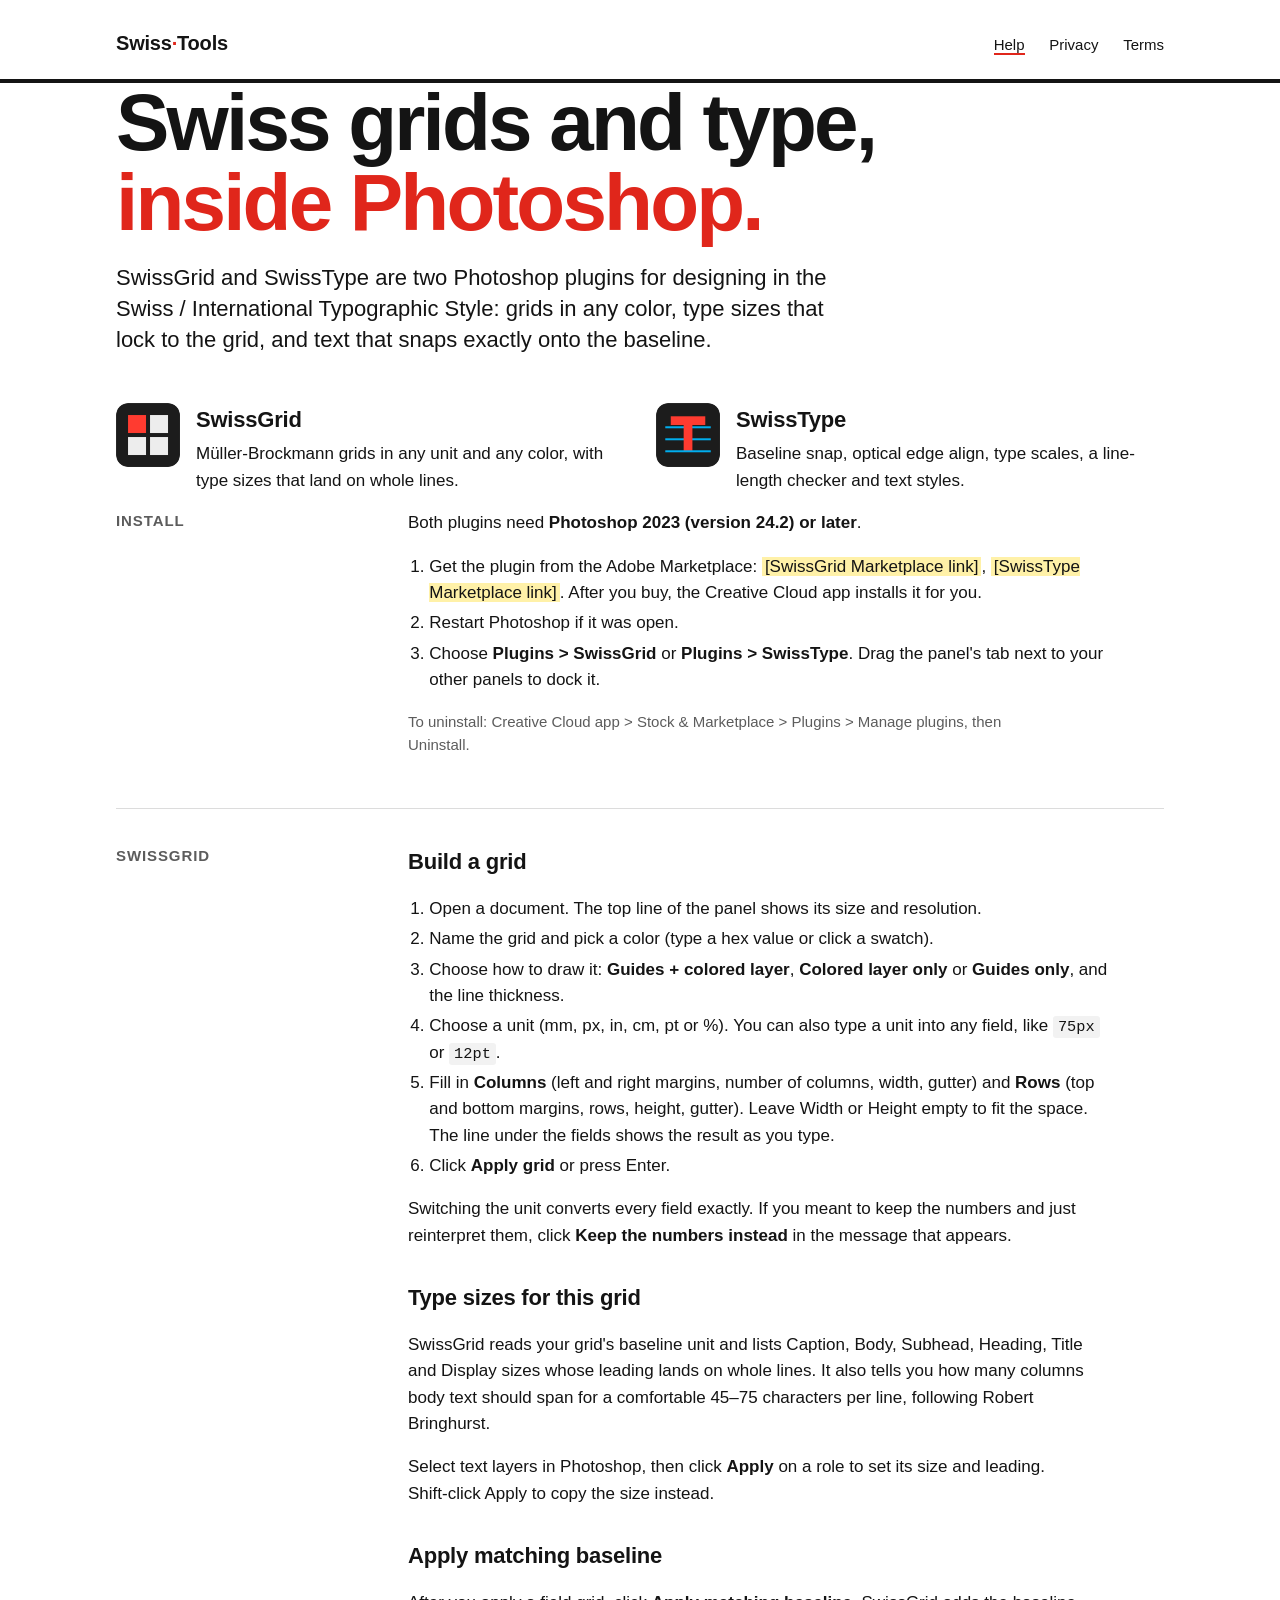
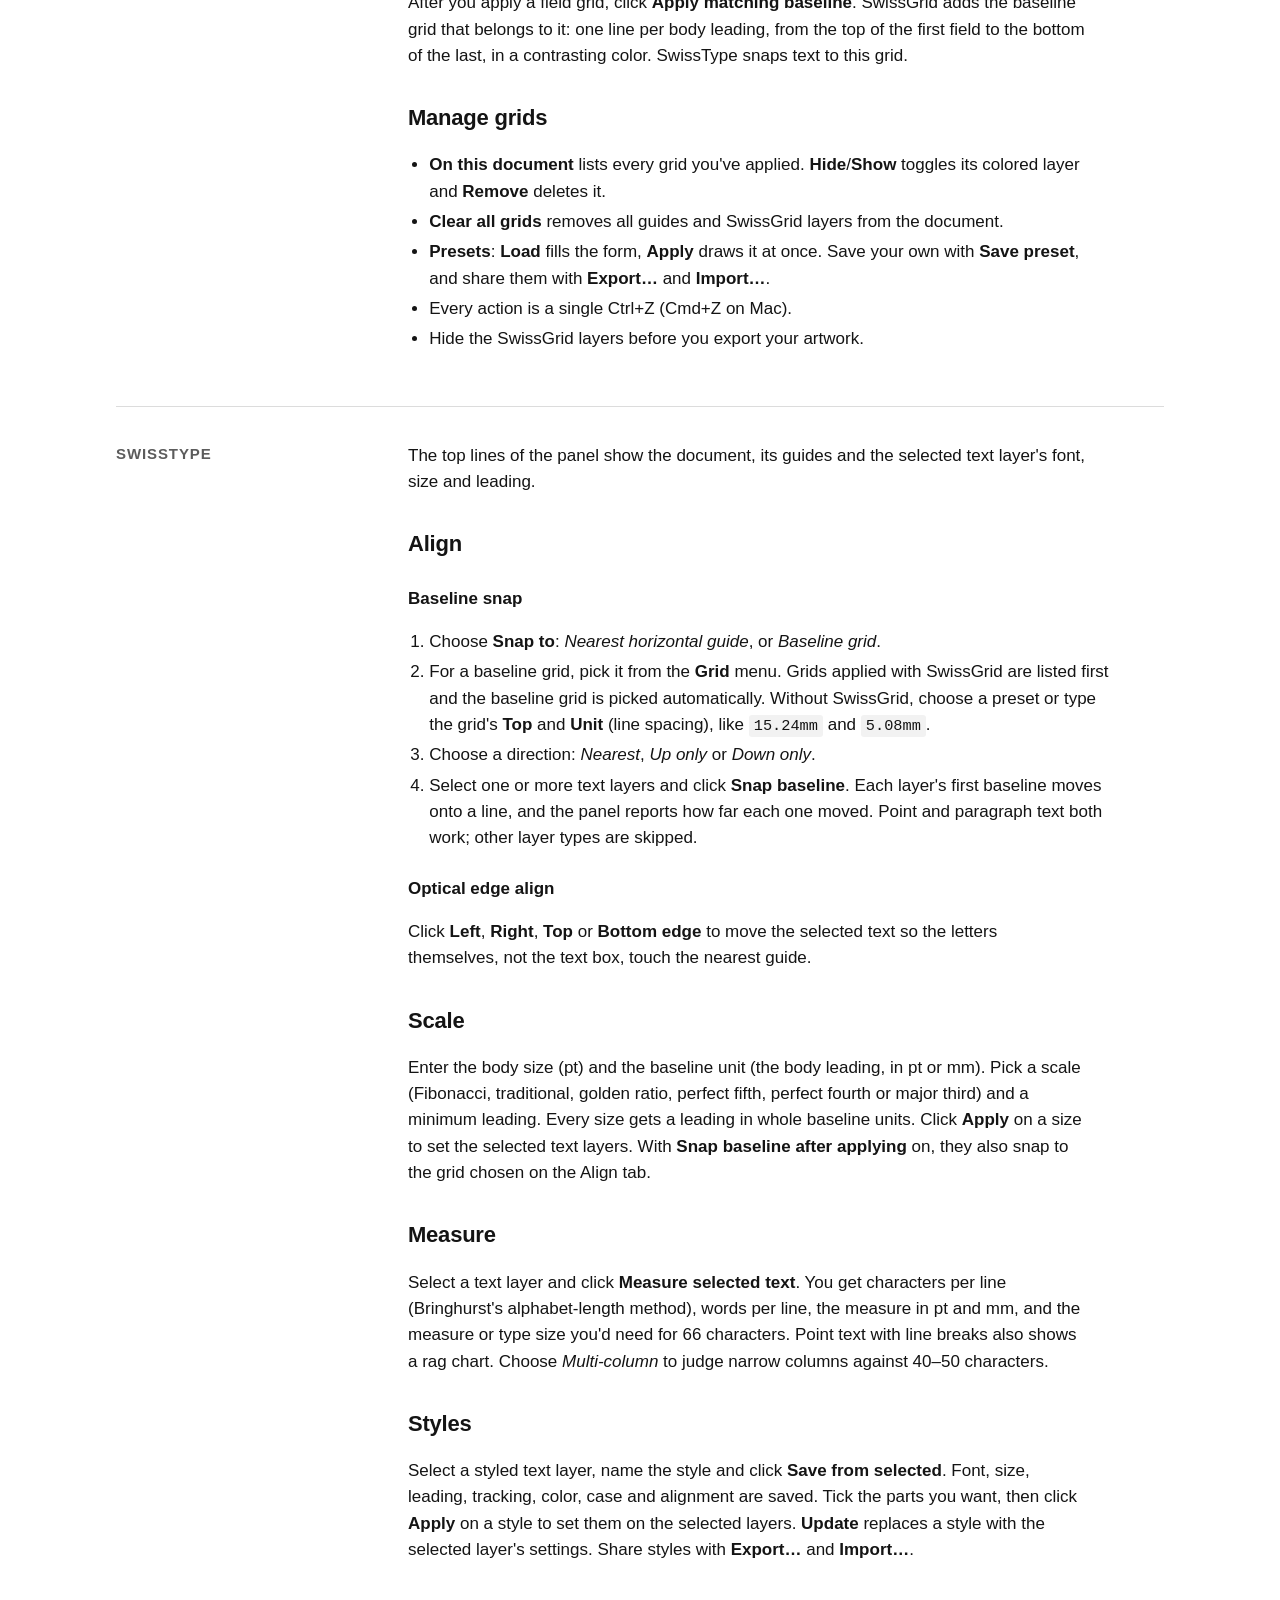
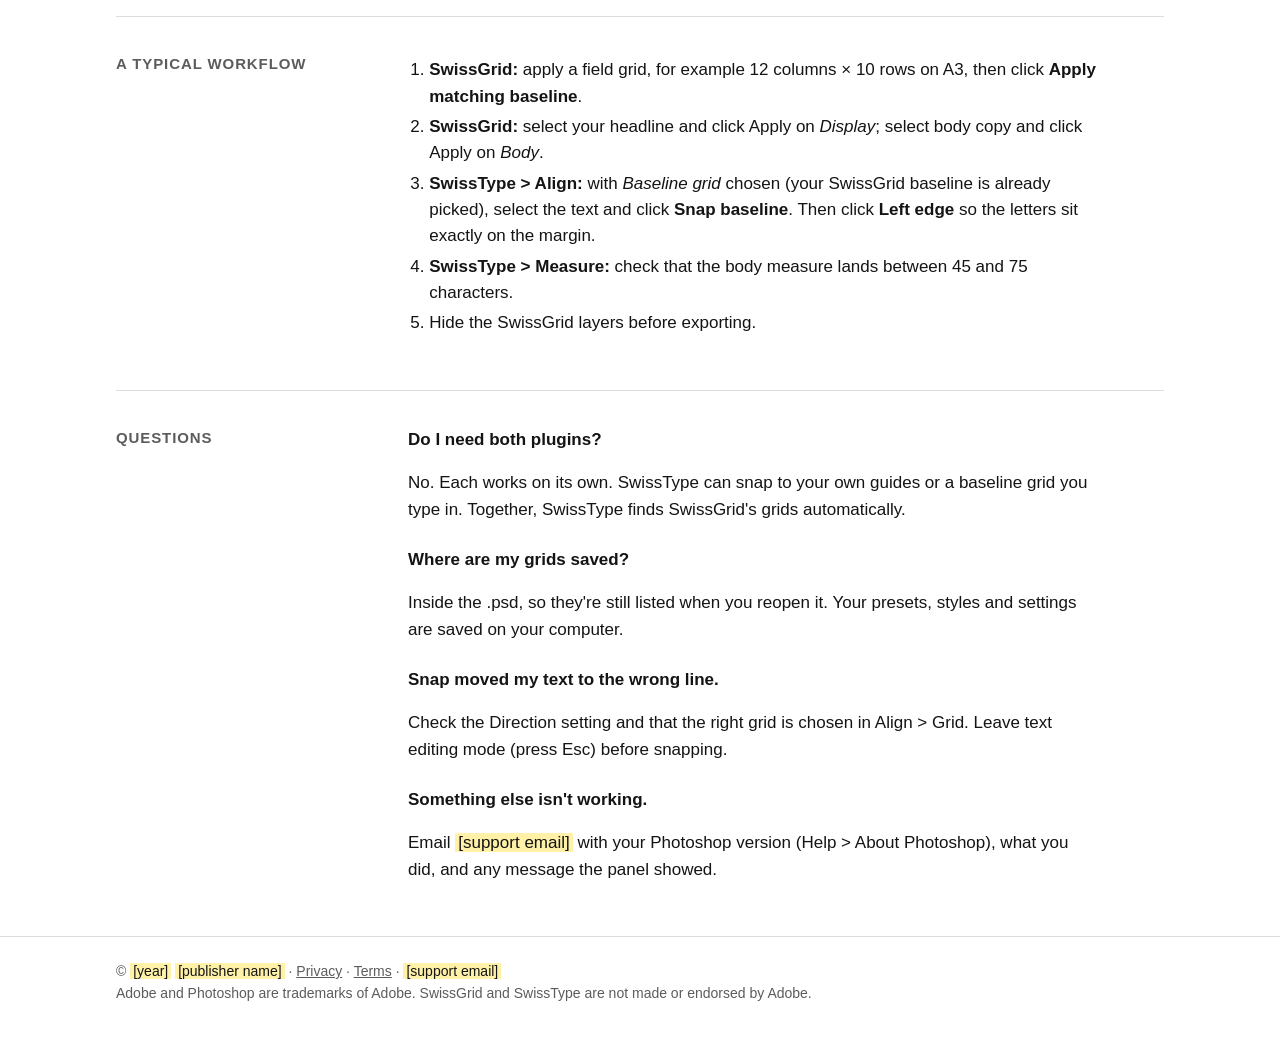
<file: marketplace/site/index.html>
<!DOCTYPE html>
<html lang="en">
<head>
  <meta charset="utf-8">
  <meta name="viewport" content="width=device-width, initial-scale=1">
  <title>SwissGrid and SwissType Help</title>
  <meta name="description" content="How to install and use SwissGrid and SwissType, two Photoshop plugins for designing in the Swiss / International Typographic Style.">
  <link rel="icon" href="icons/swissgrid-48.png">
  <link rel="stylesheet" href="style.css">
</head>
<body>
  <header class="site">
    <div class="wrap">
      <a class="brand" href="index.html">Swiss<span>·</span>Tools</a>
      <nav class="site">
        <a href="index.html" aria-current="page">Help</a>
        <a href="privacy.html">Privacy</a>
        <a href="terms.html">Terms</a>
      </nav>
    </div>
  </header>

  <main class="wrap">
    <h1>Swiss grids and type,<br><span class="accent">inside Photoshop.</span></h1>
    <p class="lede">SwissGrid and SwissType are two Photoshop plugins for designing in the Swiss / International Typographic Style: grids in any color, type sizes that lock to the grid, and text that snaps exactly onto the baseline.</p>

    <div class="products">
      <div class="product">
        <img src="icons/swissgrid-192.png" alt="">
        <div><h3>SwissGrid</h3><p>Müller-Brockmann grids in any unit and any color, with type sizes that land on whole lines.</p></div>
      </div>
      <div class="product">
        <img src="icons/swisstype-192.png" alt="">
        <div><h3>SwissType</h3><p>Baseline snap, optical edge align, type scales, a line-length checker and text styles.</p></div>
      </div>
    </div>

    <section class="sect" id="install">
      <h2>Install</h2>
      <div>
        <p>Both plugins need <strong>Photoshop 2023 (version 24.2) or later</strong>.</p>
        <ol>
          <li>Get the plugin from the Adobe Marketplace: <mark class="todo">[SwissGrid Marketplace link]</mark>, <mark class="todo">[SwissType Marketplace link]</mark>. After you buy, the Creative Cloud app installs it for you.</li>
          <li>Restart Photoshop if it was open.</li>
          <li>Choose <strong>Plugins &gt; SwissGrid</strong> or <strong>Plugins &gt; SwissType</strong>. Drag the panel's tab next to your other panels to dock it.</li>
        </ol>
        <p class="small muted">To uninstall: Creative Cloud app &gt; Stock &amp; Marketplace &gt; Plugins &gt; Manage plugins, then Uninstall.</p>
      </div>
    </section>

    <section class="sect" id="swissgrid">
      <h2>SwissGrid</h2>
      <div>
        <h3>Build a grid</h3>
        <ol>
          <li>Open a document. The top line of the panel shows its size and resolution.</li>
          <li>Name the grid and pick a color (type a hex value or click a swatch).</li>
          <li>Choose how to draw it: <strong>Guides + colored layer</strong>, <strong>Colored layer only</strong> or <strong>Guides only</strong>, and the line thickness.</li>
          <li>Choose a unit (mm, px, in, cm, pt or %). You can also type a unit into any field, like <code>75px</code> or <code>12pt</code>.</li>
          <li>Fill in <strong>Columns</strong> (left and right margins, number of columns, width, gutter) and <strong>Rows</strong> (top and bottom margins, rows, height, gutter). Leave Width or Height empty to fit the space. The line under the fields shows the result as you type.</li>
          <li>Click <strong>Apply grid</strong> or press Enter.</li>
        </ol>
        <p>Switching the unit converts every field exactly. If you meant to keep the numbers and just reinterpret them, click <strong>Keep the numbers instead</strong> in the message that appears.</p>

        <h3>Type sizes for this grid</h3>
        <p>SwissGrid reads your grid's baseline unit and lists Caption, Body, Subhead, Heading, Title and Display sizes whose leading lands on whole lines. It also tells you how many columns body text should span for a comfortable 45–75 characters per line, following Robert Bringhurst.</p>
        <p>Select text layers in Photoshop, then click <strong>Apply</strong> on a role to set its size and leading. Shift-click Apply to copy the size instead.</p>

        <h3>Apply matching baseline</h3>
        <p>After you apply a field grid, click <strong>Apply matching baseline</strong>. SwissGrid adds the baseline grid that belongs to it: one line per body leading, from the top of the first field to the bottom of the last, in a contrasting color. SwissType snaps text to this grid.</p>

        <h3>Manage grids</h3>
        <ul>
          <li><strong>On this document</strong> lists every grid you've applied. <strong>Hide</strong>/<strong>Show</strong> toggles its colored layer and <strong>Remove</strong> deletes it.</li>
          <li><strong>Clear all grids</strong> removes all guides and SwissGrid layers from the document.</li>
          <li><strong>Presets</strong>: <strong>Load</strong> fills the form, <strong>Apply</strong> draws it at once. Save your own with <strong>Save preset</strong>, and share them with <strong>Export…</strong> and <strong>Import…</strong>.</li>
          <li>Every action is a single Ctrl+Z (Cmd+Z on Mac).</li>
          <li>Hide the SwissGrid layers before you export your artwork.</li>
        </ul>
      </div>
    </section>

    <section class="sect" id="swisstype">
      <h2>SwissType</h2>
      <div>
        <p>The top lines of the panel show the document, its guides and the selected text layer's font, size and leading.</p>

        <h3>Align</h3>
        <h4>Baseline snap</h4>
        <ol>
          <li>Choose <strong>Snap to</strong>: <em>Nearest horizontal guide</em>, or <em>Baseline grid</em>.</li>
          <li>For a baseline grid, pick it from the <strong>Grid</strong> menu. Grids applied with SwissGrid are listed first and the baseline grid is picked automatically. Without SwissGrid, choose a preset or type the grid's <strong>Top</strong> and <strong>Unit</strong> (line spacing), like <code>15.24mm</code> and <code>5.08mm</code>.</li>
          <li>Choose a direction: <em>Nearest</em>, <em>Up only</em> or <em>Down only</em>.</li>
          <li>Select one or more text layers and click <strong>Snap baseline</strong>. Each layer's first baseline moves onto a line, and the panel reports how far each one moved. Point and paragraph text both work; other layer types are skipped.</li>
        </ol>
        <h4>Optical edge align</h4>
        <p>Click <strong>Left</strong>, <strong>Right</strong>, <strong>Top</strong> or <strong>Bottom edge</strong> to move the selected text so the letters themselves, not the text box, touch the nearest guide.</p>

        <h3>Scale</h3>
        <p>Enter the body size (pt) and the baseline unit (the body leading, in pt or mm). Pick a scale (Fibonacci, traditional, golden ratio, perfect fifth, perfect fourth or major third) and a minimum leading. Every size gets a leading in whole baseline units. Click <strong>Apply</strong> on a size to set the selected text layers. With <strong>Snap baseline after applying</strong> on, they also snap to the grid chosen on the Align tab.</p>

        <h3>Measure</h3>
        <p>Select a text layer and click <strong>Measure selected text</strong>. You get characters per line (Bringhurst's alphabet-length method), words per line, the measure in pt and mm, and the measure or type size you'd need for 66 characters. Point text with line breaks also shows a rag chart. Choose <em>Multi-column</em> to judge narrow columns against 40–50 characters.</p>

        <h3>Styles</h3>
        <p>Select a styled text layer, name the style and click <strong>Save from selected</strong>. Font, size, leading, tracking, color, case and alignment are saved. Tick the parts you want, then click <strong>Apply</strong> on a style to set them on the selected layers. <strong>Update</strong> replaces a style with the selected layer's settings. Share styles with <strong>Export…</strong> and <strong>Import…</strong>.</p>
      </div>
    </section>

    <section class="sect" id="workflow">
      <h2>A typical workflow</h2>
      <div>
        <ol>
          <li><strong>SwissGrid:</strong> apply a field grid, for example 12 columns × 10 rows on A3, then click <strong>Apply matching baseline</strong>.</li>
          <li><strong>SwissGrid:</strong> select your headline and click Apply on <em>Display</em>; select body copy and click Apply on <em>Body</em>.</li>
          <li><strong>SwissType &gt; Align:</strong> with <em>Baseline grid</em> chosen (your SwissGrid baseline is already picked), select the text and click <strong>Snap baseline</strong>. Then click <strong>Left edge</strong> so the letters sit exactly on the margin.</li>
          <li><strong>SwissType &gt; Measure:</strong> check that the body measure lands between 45 and 75 characters.</li>
          <li>Hide the SwissGrid layers before exporting.</li>
        </ol>
      </div>
    </section>

    <section class="sect" id="faq">
      <h2>Questions</h2>
      <div>
        <h4>Do I need both plugins?</h4>
        <p>No. Each works on its own. SwissType can snap to your own guides or a baseline grid you type in. Together, SwissType finds SwissGrid's grids automatically.</p>
        <h4>Where are my grids saved?</h4>
        <p>Inside the .psd, so they're still listed when you reopen it. Your presets, styles and settings are saved on your computer.</p>
        <h4>Snap moved my text to the wrong line.</h4>
        <p>Check the Direction setting and that the right grid is chosen in Align &gt; Grid. Leave text editing mode (press Esc) before snapping.</p>
        <h4>Something else isn't working.</h4>
        <p>Email <mark class="todo">[support email]</mark> with your Photoshop version (Help &gt; About Photoshop), what you did, and any message the panel showed.</p>
      </div>
    </section>
  </main>

  <footer class="site">
    <div class="wrap">© <mark class="todo">[year]</mark> <mark class="todo">[publisher name]</mark> · <a href="privacy.html">Privacy</a> · <a href="terms.html">Terms</a> · <mark class="todo">[support email]</mark><br>Adobe and Photoshop are trademarks of Adobe. SwissGrid and SwissType are not made or endorsed by Adobe.</div>
  </footer>
</body>
</html>
</file>
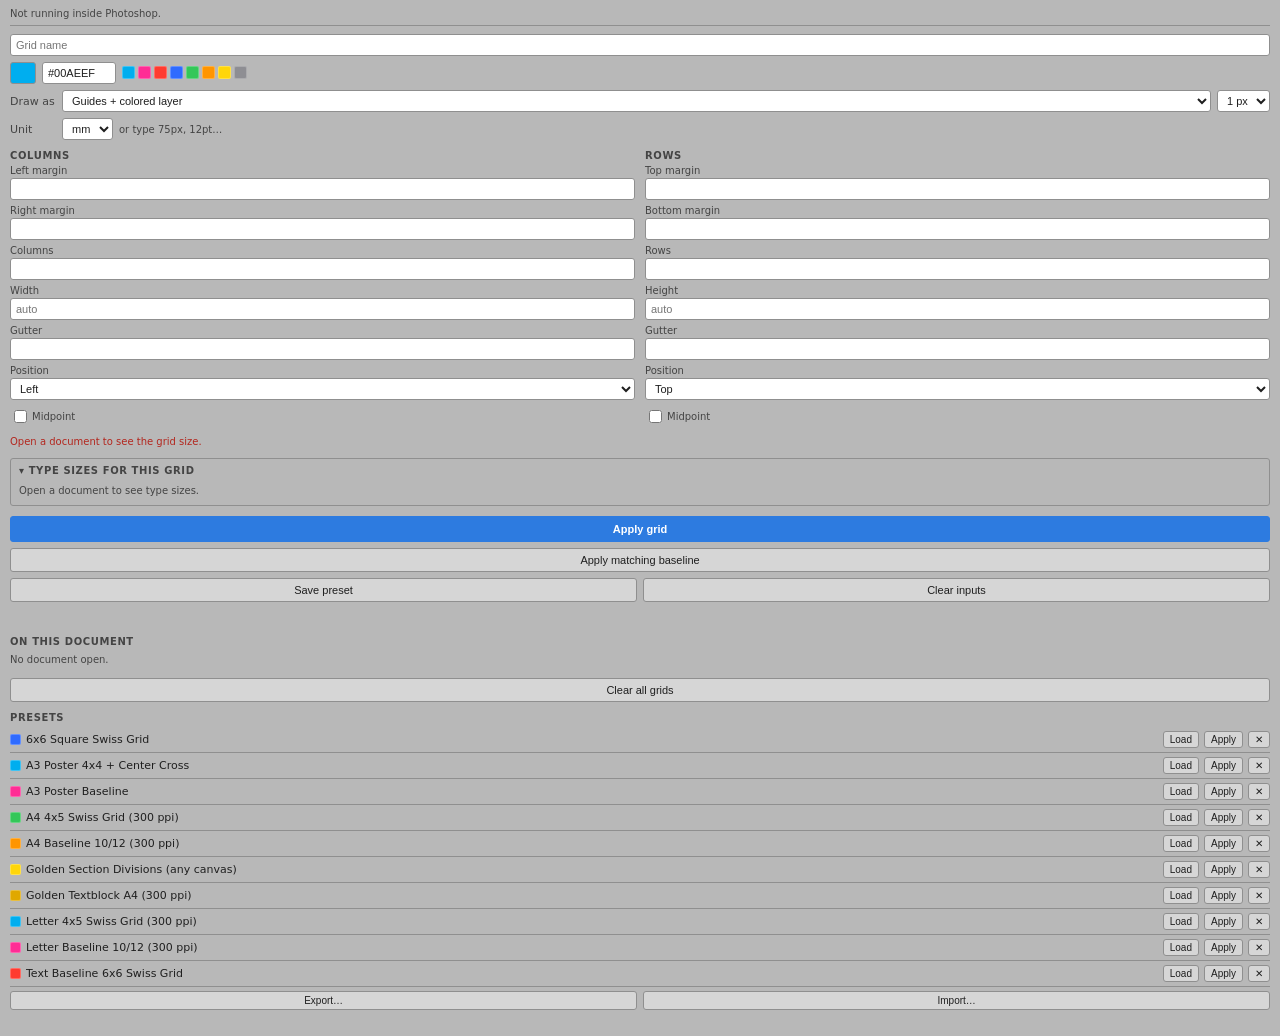
<file: SwissGrid/SwissGrid-UXP/index.html>
<!DOCTYPE html>
<html>
<head>
  <meta charset="utf-8">
  <title>SwissGrid</title>
  <link rel="stylesheet" href="css/panel.css">
</head>
<body>
  <div class="panel">

    <div class="doc" id="docInfo">Connecting to Photoshop…</div>

    <section>
      <div class="row">
        <input type="text" id="gridName" class="grow" placeholder="Grid name">
      </div>
      <div class="row">
        <span id="colorChip" class="color-chip" title="Current grid color"></span>
        <input type="text" id="colorHex" value="#00AEEF" class="hex" spellcheck="false">
        <div class="swatches" id="quickSwatches"></div>
      </div>
      <div class="row">
        <label class="lbl" for="drawMode">Draw as</label>
        <select id="drawMode" class="grow">
          <option value="both">Guides + colored layer</option>
          <option value="layer">Colored layer only</option>
          <option value="guides">Guides only</option>
        </select>
        <select id="lineWidth" title="Line thickness">
          <option value="1">1 px</option>
          <option value="2">2 px</option>
          <option value="3">3 px</option>
          <option value="4">4 px</option>
        </select>
      </div>
      <div class="row">
        <label class="lbl" for="unit">Unit</label>
        <select id="unit">
          <option value="mm">mm</option>
          <option value="px">px</option>
          <option value="in">in</option>
          <option value="cm">cm</option>
          <option value="pt">pt</option>
          <option value="%">%</option>
        </select>
        <span class="hint">or type 75px, 12pt…</span>
      </div>
    </section>

    <section class="cols">
      <div class="col">
        <div class="col-title">Columns</div>
        <label class="field"><span>Left margin</span><input type="text" id="marginLeft"></label>
        <label class="field"><span>Right margin</span><input type="text" id="marginRight"></label>
        <label class="field"><span>Columns</span><input type="text" id="columns"></label>
        <label class="field"><span>Width</span><input type="text" id="columnWidth" placeholder="auto"></label>
        <label class="field"><span>Gutter</span><input type="text" id="columnGutter"></label>
        <label class="field"><span>Position</span>
          <select id="alignH"><option value="start">Left</option><option value="center">Center</option><option value="end">Right</option></select>
        </label>
        <label class="check"><input type="checkbox" id="midVertical"> Midpoint</label>
      </div>
      <div class="col">
        <div class="col-title">Rows</div>
        <label class="field"><span>Top margin</span><input type="text" id="marginTop"></label>
        <label class="field"><span>Bottom margin</span><input type="text" id="marginBottom"></label>
        <label class="field"><span>Rows</span><input type="text" id="rows"></label>
        <label class="field"><span>Height</span><input type="text" id="rowHeight" placeholder="auto"></label>
        <label class="field"><span>Gutter</span><input type="text" id="rowGutter"></label>
        <label class="field"><span>Position</span>
          <select id="alignV"><option value="start">Top</option><option value="center">Middle</option><option value="end">Bottom</option></select>
        </label>
        <label class="check"><input type="checkbox" id="midHorizontal"> Midpoint</label>
      </div>
    </section>

    <div class="preview" id="preview"></div>

    <!-- UXP has no <details>: the title toggles the box. -->
    <div class="typerec open" id="typeRecBox">
      <div class="typerec-title" id="typeRecToggle">Type sizes for this grid</div>
      <div id="typeRec"></div>
    </div>

    <section class="actions">
      <button id="btnApply" class="primary">Apply grid</button>
      <button id="btnBaseline" class="baseline-btn" title="Adds the baseline grid that matches these measurements: one line per body leading, from the top of the first field to the bottom of the last.">Apply matching baseline</button>
      <div class="row">
        <button id="btnSavePreset" class="grow">Save preset</button>
        <button id="btnClearInputs" class="grow">Clear inputs</button>
      </div>
    </section>

    <div class="status" id="status"></div>

    <section>
      <div class="section-title">On this document</div>
      <div id="appliedList" class="list"></div>
      <button id="btnClearAll" class="danger">Clear all grids</button>
    </section>

    <section>
      <div class="section-title">Presets</div>
      <div id="presetList" class="list"></div>
      <div class="row">
        <button id="btnExport" class="grow small">Export…</button>
        <button id="btnImport" class="grow small">Import…</button>
      </div>
    </section>

  </div>

  <script src="js/grid.js"></script>
  <script src="js/typeRec.js"></script>
  <script src="js/host.js"></script>
  <script src="js/panel.js"></script>
</body>
</html>
</file>
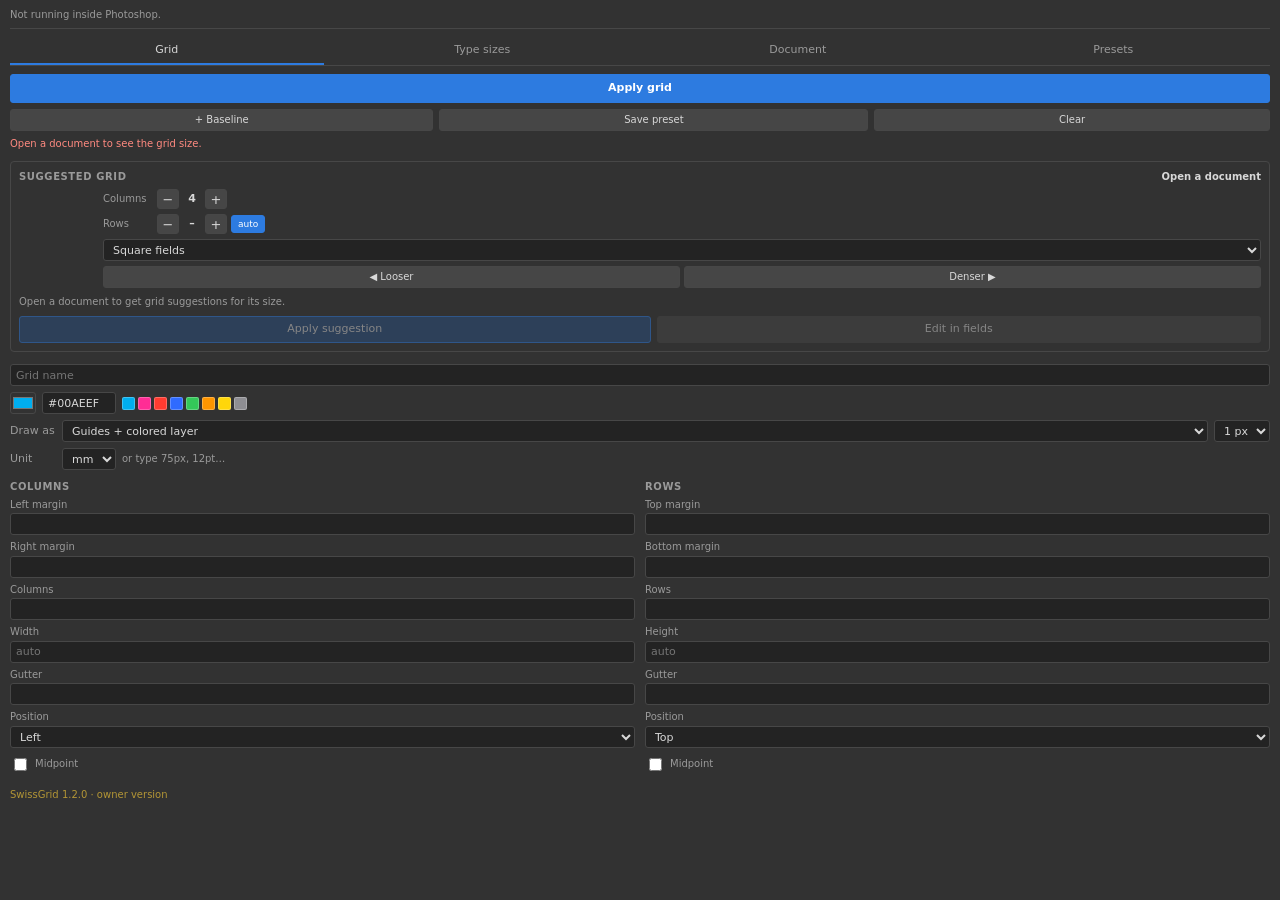
<file: SwissGrid/SwissGrid/index.html>
<!DOCTYPE html>
<html>
<head>
  <meta charset="utf-8">
  <title>SwissGrid</title>
  <link rel="stylesheet" href="css/panel.css">
</head>
<body>
  <div class="panel">

    <div class="doc" id="docInfo">Connecting to Photoshop…</div>

    <nav class="tabs">
      <button class="tab active" data-tab="grid">Grid</button>
      <button class="tab" data-tab="type">Type sizes</button>
      <button class="tab" data-tab="doc">Document</button>
      <button class="tab" data-tab="presets">Presets</button>
    </nav>

    <div class="status" id="status"></div>

    <div class="pane" id="pane-grid">
    <section class="actions">
      <button id="btnApply" class="primary">Apply grid</button>
      <div class="row">
        <button id="btnBaseline" class="grow small" title="Adds the baseline grid that matches these measurements: one line per body leading, from the top of the first field to the bottom of the last.">+ Baseline</button>
        <button id="btnSavePreset" class="grow small">Save preset</button>
        <button id="btnClearInputs" class="grow small">Clear</button>
      </div>
      <div class="preview" id="preview"></div>
    </section>

    <section class="suggest" id="suggestBox">
      <div class="sg-head"><span class="section-title">Suggested grid</span><span id="sgCanvas" class="sg-canvas"></span></div>
      <div class="sg-main">
        <div class="sg-thumb"><svg id="sgPreview" width="74" height="96"></svg></div>
        <div class="sg-ctrls">
          <div class="sg-step"><span class="sg-lbl">Columns</span><button id="sgColMinus" class="sg-btn" title="Fewer columns">−</button><b id="sgCols">4</b><button id="sgColPlus" class="sg-btn" title="More columns">+</button></div>
          <div class="sg-step"><span class="sg-lbl">Rows</span><button id="sgRowMinus" class="sg-btn" title="Fewer rows">−</button><b id="sgRows">5</b><button id="sgRowPlus" class="sg-btn" title="More rows">+</button><button id="sgRowAuto" class="sg-auto" title="Let SwissGrid pick rows for the field shape">auto</button></div>
          <select id="sgShape" title="Shape of each field">
            <option value="square">Square fields</option>
            <option value="golden">Golden fields, tall</option>
            <option value="wide">Golden fields, wide</option>
            <option value="fibonacci">Fibonacci</option>
          </select>
          <div class="sg-density"><button id="sgLooser" class="small">◀ Looser</button><button id="sgDenser" class="small">Denser ▶</button></div>
        </div>
      </div>
      <div class="sg-spec" id="sgSpec"></div>
      <div class="row sg-actions">
        <button id="sgApply" class="grow sg-apply">Apply suggestion</button>
        <button id="sgUse" class="grow" title="Put these measurements in the fields below to fine-tune them">Edit in fields</button>
      </div>
    </section>
    <section>
      <div class="row">
        <input type="text" id="gridName" class="grow" placeholder="Grid name">
      </div>
      <div class="row">
        <input type="color" id="colorPicker" value="#00aeef" title="Pick a color">
        <input type="text" id="colorHex" value="#00AEEF" class="hex" spellcheck="false">
        <div class="swatches" id="quickSwatches"></div>
      </div>
      <div class="row">
        <label class="lbl" for="drawMode">Draw as</label>
        <select id="drawMode" class="grow">
          <option value="both">Guides + colored layer</option>
          <option value="layer">Colored layer only</option>
          <option value="guides">Guides only</option>
        </select>
        <select id="lineWidth" title="Line thickness">
          <option value="1">1 px</option>
          <option value="2">2 px</option>
          <option value="3">3 px</option>
          <option value="4">4 px</option>
        </select>
      </div>
      <div class="row">
        <label class="lbl" for="unit">Unit</label>
        <select id="unit">
          <option value="mm">mm</option>
          <option value="px">px</option>
          <option value="in">in</option>
          <option value="cm">cm</option>
          <option value="pt">pt</option>
          <option value="%">%</option>
        </select>
        <span class="hint">or type 75px, 12pt…</span>
      </div>
    </section>

    <section class="cols">
      <div class="col">
        <div class="col-title">Columns</div>
        <label class="field"><span>Left margin</span><input type="text" id="marginLeft"></label>
        <label class="field"><span>Right margin</span><input type="text" id="marginRight"></label>
        <label class="field"><span>Columns</span><input type="text" id="columns"></label>
        <label class="field"><span>Width</span><input type="text" id="columnWidth" placeholder="auto"></label>
        <label class="field"><span>Gutter</span><input type="text" id="columnGutter"></label>
        <label class="field"><span>Position</span>
          <select id="alignH"><option value="start">Left</option><option value="center">Center</option><option value="end">Right</option></select>
        </label>
        <label class="check"><input type="checkbox" id="midVertical"> Midpoint</label>
      </div>
      <div class="col">
        <div class="col-title">Rows</div>
        <label class="field"><span>Top margin</span><input type="text" id="marginTop"></label>
        <label class="field"><span>Bottom margin</span><input type="text" id="marginBottom"></label>
        <label class="field"><span>Rows</span><input type="text" id="rows"></label>
        <label class="field"><span>Height</span><input type="text" id="rowHeight" placeholder="auto"></label>
        <label class="field"><span>Gutter</span><input type="text" id="rowGutter"></label>
        <label class="field"><span>Position</span>
          <select id="alignV"><option value="start">Top</option><option value="center">Middle</option><option value="end">Bottom</option></select>
        </label>
        <label class="check"><input type="checkbox" id="midHorizontal"> Midpoint</label>
      </div>
    </section>

    </div>

    <div class="pane hidden" id="pane-type">
    <div class="typerec" id="typeRecBox">
      <div class="section-title">Type sizes for this grid</div>
      <div id="typeRec"></div>
    </div>
    </div>

    <div class="pane hidden" id="pane-doc">
    <section>
      <div class="section-title">On this document</div>
      <div id="appliedList" class="list"></div>
      <button id="btnClearAll" class="danger">Clear all grids</button>
    </section>
      <button id="btnDiag" class="link-btn" title="Copies panel size and Photoshop details for troubleshooting">Copy diagnostics</button>
    </div>

    <div class="pane hidden" id="pane-presets">
    <section>
      <div class="section-title">Presets</div>
      <div id="presetList" class="list"></div>
      <div class="row">
        <button id="btnExport" class="grow small">Export…</button>
        <button id="btnImport" class="grow small">Import…</button>
      </div>
    </section>
    </div>







  </div>

  <script src="js/grid.js"></script>
  <script src="js/typeRec.js"></script>
  <script src="js/suggest.js"></script>
  <script src="js/gridstore.js"></script>
  <script src="js/panel.js"></script>
  <script src="js/cepfix.js"></script>
  <script src="js/license.js"></script>
  <script src="js/license-config.js"></script>
</body>
</html>
</file>
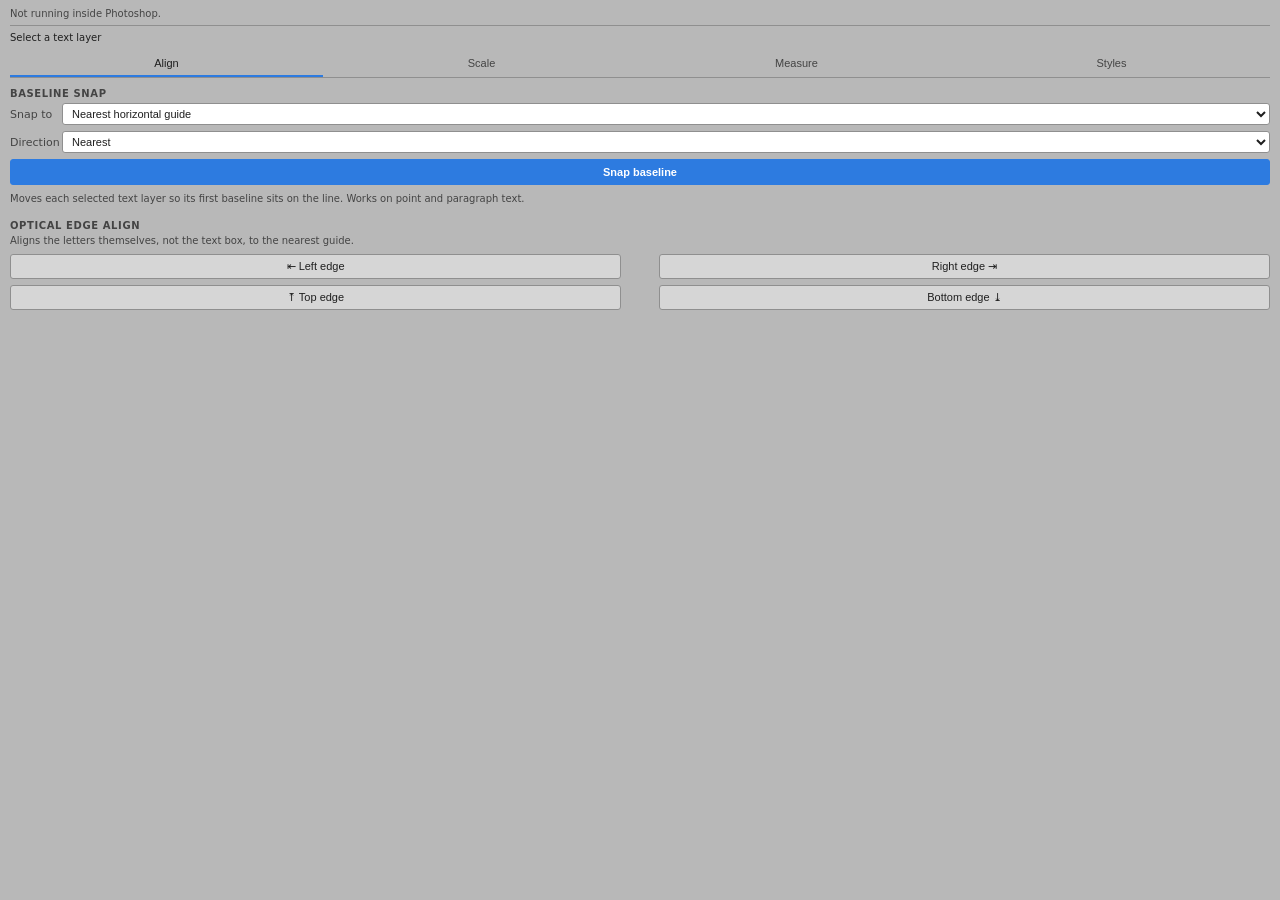
<file: SwissType/SwissType-UXP/index.html>
<!DOCTYPE html>
<html>
<head>
  <meta charset="utf-8">
  <title>SwissType</title>
  <link rel="stylesheet" href="css/panel.css">
</head>
<body>
  <div class="panel">
    <div class="doc" id="docInfo">Connecting to Photoshop…</div>
    <div class="sel" id="selInfo">Select a text layer</div>

    <div class="tabs">
      <button class="tab active" data-tab="align">Align</button>
      <button class="tab" data-tab="scale">Scale</button>
      <button class="tab" data-tab="measure">Measure</button>
      <button class="tab" data-tab="styles">Styles</button>
    </div>

    <!-- ALIGN -->
    <div class="pane" id="pane-align">
      <div class="section-title">Baseline snap</div>
      <div class="row">
        <label class="lbl" for="snapTarget">Snap to</label>
        <select id="snapTarget" class="grow">
          <option value="guides">Nearest horizontal guide</option>
          <option value="grid">Baseline grid</option>
        </select>
      </div>
      <div id="gridFields">
        <div class="row">
          <label class="lbl" for="gridPreset">Grid</label>
          <select id="gridPreset" class="grow">
            <option value="">Custom</option>
            <option value="15.24mm|5.08mm">6x6 Square (top 15.24, unit 5.08 mm)</option>
            <option value="118px|75px">A3 Poster (top 118, unit 75 px)</option>
            <option value="200px|50px">A4 or Letter 10/12 (top 200, unit 50 px)</option>
          </select>
        </div>
        <div class="row">
          <label class="lbl" for="gridTop">Top</label>
          <input type="text" id="gridTop" class="grow" value="15.24mm">
          <label class="lbl short" for="gridUnit">Unit</label>
          <input type="text" id="gridUnit" class="grow" value="5.08mm">
        </div>
        <div class="hint" id="gridHint"></div>
      </div>
      <div class="row">
        <label class="lbl" for="snapDir">Direction</label>
        <select id="snapDir" class="grow">
          <option value="nearest">Nearest</option>
          <option value="up">Up only</option>
          <option value="down">Down only</option>
        </select>
      </div>
      <button id="btnSnap" class="primary">Snap baseline</button>
      <div class="hint">Moves each selected text layer so its first baseline sits on the line. Works on point and paragraph text.</div>

      <div class="section-title gap">Optical edge align</div>
      <div class="hint">Aligns the letters themselves, not the text box, to the nearest guide.</div>
      <div class="grid2">
        <button id="edgeLeft">⇤ Left edge</button>
        <button id="edgeRight">Right edge ⇥</button>
        <button id="edgeTop">⤒ Top edge</button>
        <button id="edgeBottom">Bottom edge ⤓</button>
      </div>
    </div>

    <!-- SCALE -->
    <div class="pane hidden" id="pane-scale">
      <div class="row">
        <label class="lbl" for="baseSize">Body</label>
        <input type="text" id="baseSize" class="grow" value="12">
        <label class="lbl short" for="leadUnit">Unit</label>
        <input type="text" id="leadUnit" class="grow" value="14.4">
      </div>
      <div class="hint">Body size in pt. Unit = baseline leading (pt, or type 5.08mm).</div>
      <div class="row">
        <label class="lbl" for="scaleType">Scale</label>
        <select id="scaleType" class="grow">
          <option value="fib">Fibonacci (Bringhurst)</option>
          <option value="trad">Traditional 6–72</option>
          <option value="golden">Golden ratio 1.618</option>
          <option value="fifth">Perfect fifth 1.5</option>
          <option value="fourth">Perfect fourth 1.333</option>
          <option value="third">Major third 1.25</option>
        </select>
      </div>
      <div class="row">
        <label class="lbl" for="minRatio">Leading</label>
        <select id="minRatio" class="grow">
          <option value="1.15">At least 1.15 × size</option>
          <option value="1.2" selected>At least 1.2 × size</option>
          <option value="1.3">At least 1.3 × size</option>
        </select>
      </div>
      <label class="check"><input type="checkbox" id="tightDisplay" checked> Tight leading for display sizes (36 pt and up)</label>
      <label class="check"><input type="checkbox" id="snapAfter" checked> Snap baseline after applying (uses Align settings)</label>
      <div id="scaleList" class="list scale"></div>
    </div>

    <!-- MEASURE -->
    <div class="pane hidden" id="pane-measure">
      <button id="btnMeasure" class="primary">Measure selected text</button>
      <div class="row">
        <label class="lbl" for="colMode">Setting</label>
        <select id="colMode" class="grow">
          <option value="single">Single column (45–75, ideal 66)</option>
          <option value="multi">Multi-column (40–50)</option>
        </select>
      </div>
      <div id="measureOut" class="measure"></div>
    </div>

    <!-- STYLES -->
    <div class="pane hidden" id="pane-styles">
      <div class="row">
        <input type="text" id="styleName" class="grow" placeholder="Style name, e.g. Body 12/14.4">
        <button id="btnSaveStyle">Save from selected</button>
      </div>
      <div class="hint">Apply these parts:</div>
      <div class="parts" id="partToggles"></div>
      <div id="styleList" class="list"></div>
      <div class="row">
        <button id="btnExportStyles" class="grow small">Export…</button>
        <button id="btnImportStyles" class="grow small">Import…</button>
      </div>
    </div>

    <div class="status" id="status"></div>
  </div>

  <script src="js/grid.js"></script>
  <script src="js/type.js"></script>
  <script src="js/host.js"></script>
  <script src="js/panel.js"></script>
</body>
</html>
</file>
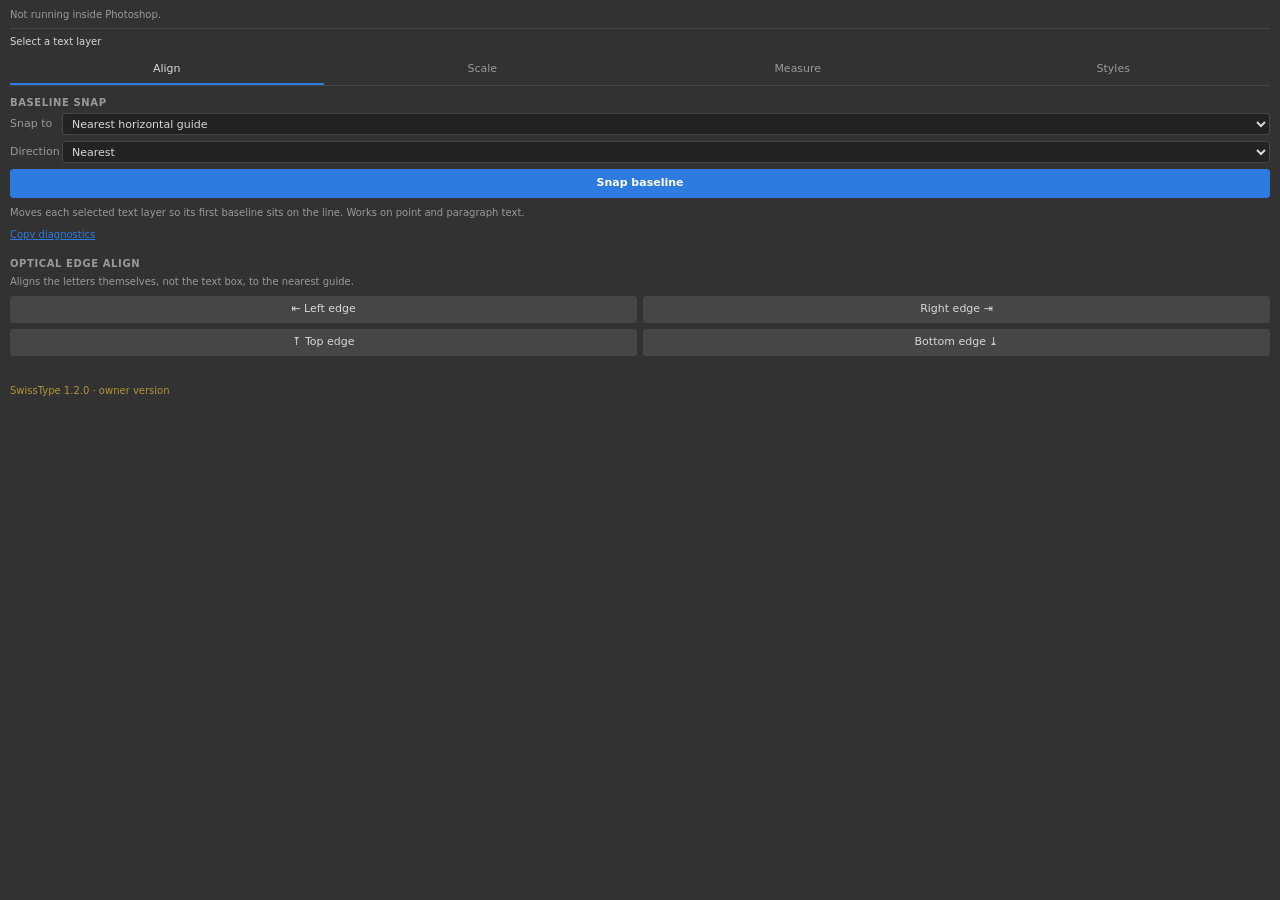
<file: SwissType/SwissType/index.html>
<!DOCTYPE html>
<html>
<head>
  <meta charset="utf-8">
  <title>SwissType</title>
  <link rel="stylesheet" href="css/panel.css">
</head>
<body>
  <div class="panel">
    <div class="doc" id="docInfo">Connecting to Photoshop…</div>
    <div class="sel" id="selInfo">Select a text layer</div>

    <nav class="tabs">
      <button class="tab active" data-tab="align">Align</button>
      <button class="tab" data-tab="scale">Scale</button>
      <button class="tab" data-tab="measure">Measure</button>
      <button class="tab" data-tab="styles">Styles</button>
    </nav>

    <!-- ALIGN -->
    <div class="pane" id="pane-align">
      <div class="section-title">Baseline snap</div>
      <div class="row">
        <label class="lbl" for="snapTarget">Snap to</label>
        <select id="snapTarget" class="grow">
          <option value="guides">Nearest horizontal guide</option>
          <option value="grid">Baseline grid</option>
        </select>
      </div>
      <div id="gridFields">
        <div class="row">
          <label class="lbl" for="gridPreset">Grid</label>
          <select id="gridPreset" class="grow">
            <option value="">Custom</option>
            <option value="15.24mm|5.08mm">6x6 Square (top 15.24, unit 5.08 mm)</option>
            <option value="118px|75px">A3 Poster (top 118, unit 75 px)</option>
            <option value="200px|50px">A4 or Letter 10/12 (top 200, unit 50 px)</option>
          </select>
        </div>
        <div class="row">
          <label class="lbl" for="gridTop">Top</label>
          <input type="text" id="gridTop" class="grow" value="15.24mm">
          <label class="lbl short" for="gridUnit">Unit</label>
          <input type="text" id="gridUnit" class="grow" value="5.08mm">
        </div>
        <div class="hint" id="gridHint"></div>
      </div>
      <div class="row">
        <label class="lbl" for="snapDir">Direction</label>
        <select id="snapDir" class="grow">
          <option value="nearest">Nearest</option>
          <option value="up">Up only</option>
          <option value="down">Down only</option>
        </select>
      </div>
      <button id="btnSnap" class="primary">Snap baseline</button>
      <div class="hint">Moves each selected text layer so its first baseline sits on the line. Works on point and paragraph text.</div>
      <button id="btnDiag" class="lg-link diag-link" title="Copies what SwissType measures for the selected text layers, for troubleshooting">Copy diagnostics</button>

      <div class="section-title gap">Optical edge align</div>
      <div class="hint">Aligns the letters themselves, not the text box, to the nearest guide.</div>
      <div class="grid2">
        <button id="edgeLeft">⇤ Left edge</button>
        <button id="edgeRight">Right edge ⇥</button>
        <button id="edgeTop">⤒ Top edge</button>
        <button id="edgeBottom">Bottom edge ⤓</button>
      </div>
    </div>

    <!-- SCALE -->
    <div class="pane hidden" id="pane-scale">
      <div class="row">
        <label class="lbl" for="baseSize">Body</label>
        <input type="text" id="baseSize" class="grow" value="12">
        <label class="lbl short" for="leadUnit">Unit</label>
        <input type="text" id="leadUnit" class="grow" value="14.4">
      </div>
      <div class="hint">Body size in pt. Unit = baseline leading (pt, or type 5.08mm).</div>
      <div class="row">
        <label class="lbl" for="scaleType">Scale</label>
        <select id="scaleType" class="grow">
          <option value="fib">Fibonacci (Bringhurst)</option>
          <option value="trad">Traditional 6–72</option>
          <option value="golden">Golden ratio 1.618</option>
          <option value="fifth">Perfect fifth 1.5</option>
          <option value="fourth">Perfect fourth 1.333</option>
          <option value="third">Major third 1.25</option>
        </select>
      </div>
      <div class="row">
        <label class="lbl" for="minRatio">Leading</label>
        <select id="minRatio" class="grow">
          <option value="1.15">At least 1.15 × size</option>
          <option value="1.2" selected>At least 1.2 × size</option>
          <option value="1.3">At least 1.3 × size</option>
        </select>
      </div>
      <label class="check"><input type="checkbox" id="tightDisplay" checked> Tight leading for display sizes (36 pt and up)</label>
      <label class="check"><input type="checkbox" id="snapAfter" checked> Snap baseline after applying (uses Align settings)</label>
      <div id="scaleList" class="list scale"></div>
    </div>

    <!-- MEASURE -->
    <div class="pane hidden" id="pane-measure">
      <button id="btnMeasure" class="primary">Measure selected text</button>
      <div class="row">
        <label class="lbl" for="colMode">Setting</label>
        <select id="colMode" class="grow">
          <option value="single">Single column (45–75, ideal 66)</option>
          <option value="multi">Multi-column (40–50)</option>
        </select>
      </div>
      <div id="measureOut" class="measure"></div>
    </div>

    <!-- STYLES -->
    <div class="pane hidden" id="pane-styles">
      <div class="row">
        <input type="text" id="styleName" class="grow" placeholder="Style name, e.g. Body 12/14.4">
        <button id="btnSaveStyle">Save from selected</button>
      </div>
      <div class="hint">Apply these parts:</div>
      <div class="parts" id="partToggles"></div>
      <div id="styleList" class="list"></div>
      <div class="row">
        <button id="btnExportStyles" class="grow small">Export…</button>
        <button id="btnImportStyles" class="grow small">Import…</button>
      </div>
    </div>

    <div class="status" id="status"></div>
  </div>

  <script src="js/grid.js"></script>
  <script src="js/type.js"></script>
  <script src="js/gridstore.js"></script>
  <script src="js/panel.js"></script>
  <script src="js/cepfix.js"></script>
  <script src="js/license.js"></script>
  <script src="js/license-config.js"></script>
</body>
</html>
</file>
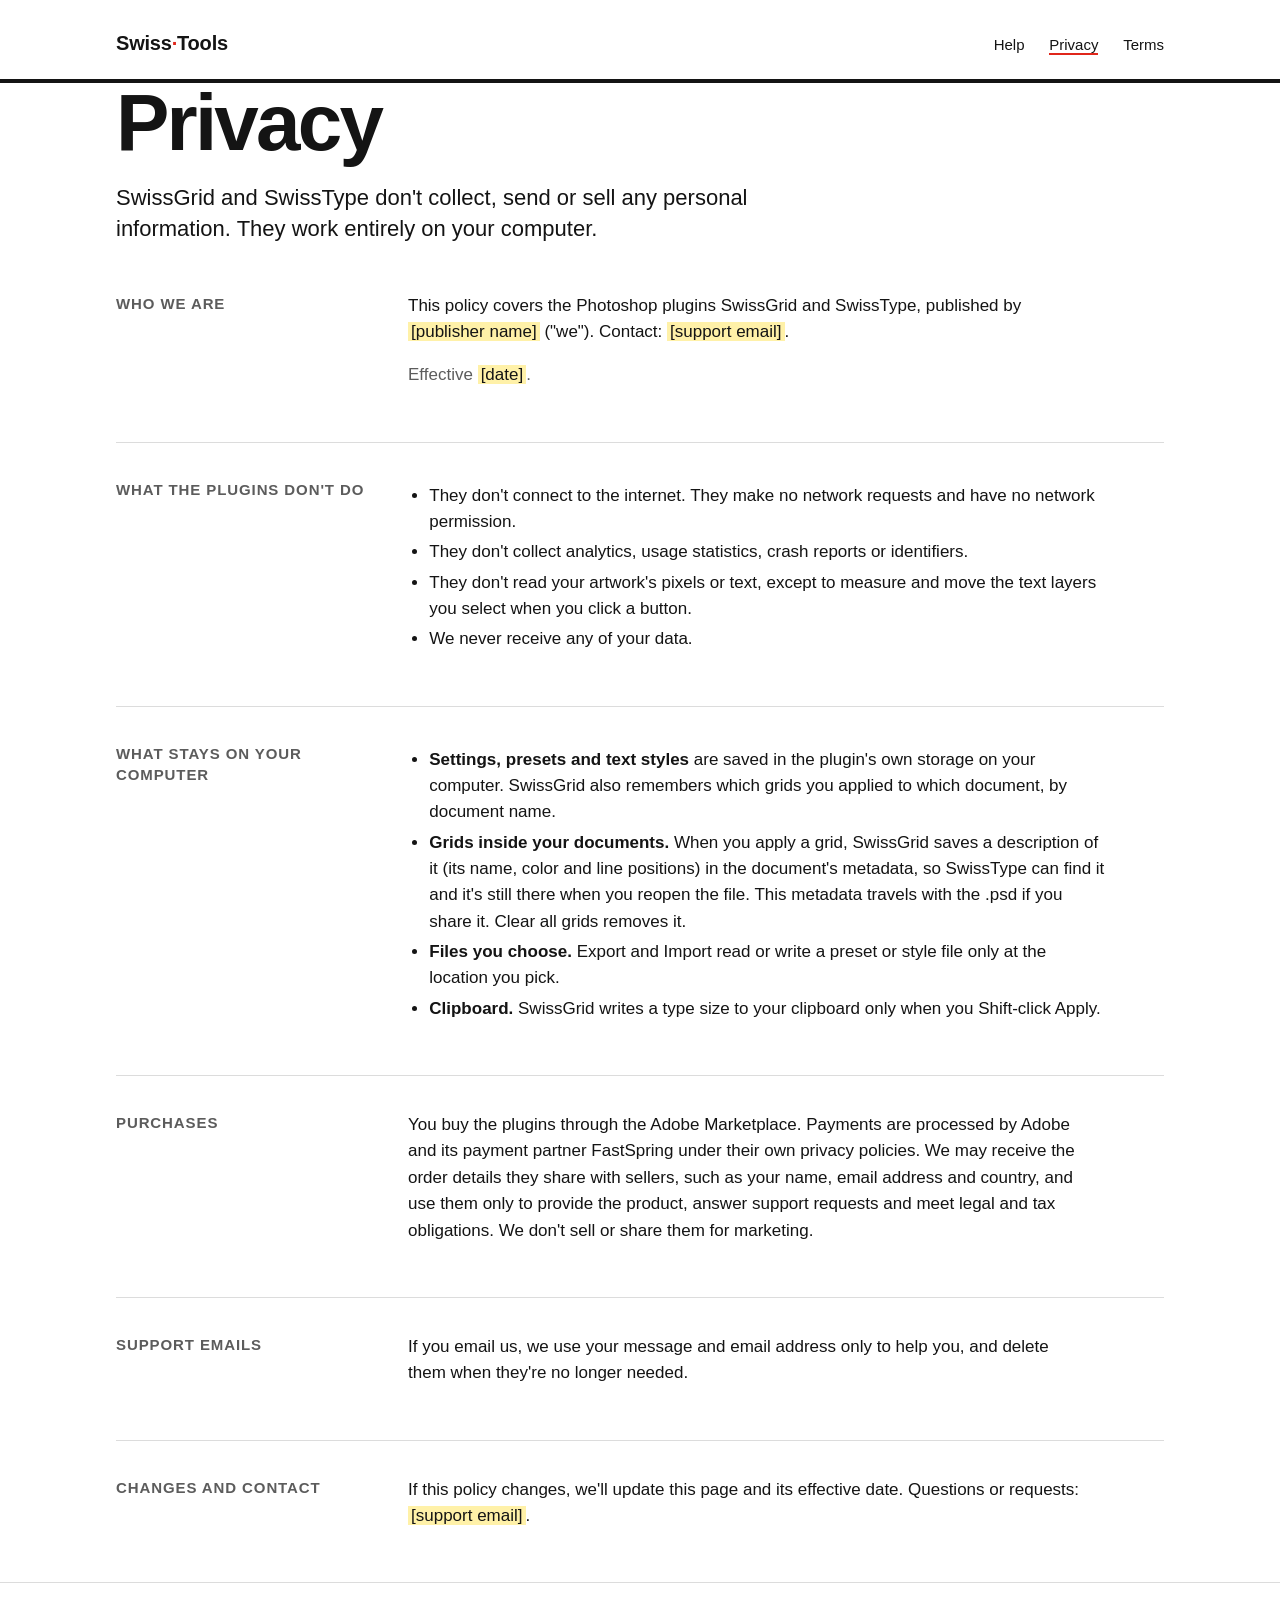
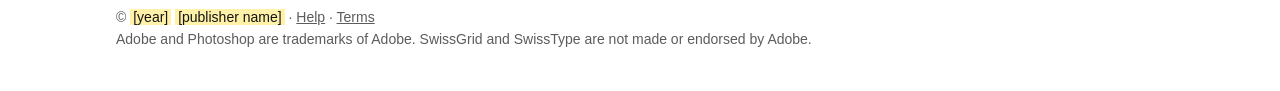
<file: marketplace/site/privacy.html>
<!DOCTYPE html>
<html lang="en">
<head>
  <meta charset="utf-8">
  <meta name="viewport" content="width=device-width, initial-scale=1">
  <title>SwissGrid and SwissType Privacy</title>
  <meta name="description" content="Privacy policy for the SwissGrid and SwissType Photoshop plugins.">
  <link rel="icon" href="icons/swissgrid-48.png">
  <link rel="stylesheet" href="style.css">
</head>
<body>
  <!-- DRAFT: fill in the highlighted fields and have it reviewed before publishing. Not legal advice. -->
  <header class="site">
    <div class="wrap">
      <a class="brand" href="index.html">Swiss<span>·</span>Tools</a>
      <nav class="site">
        <a href="index.html">Help</a>
        <a href="privacy.html" aria-current="page">Privacy</a>
        <a href="terms.html">Terms</a>
      </nav>
    </div>
  </header>

  <main class="wrap">
    <h1>Privacy</h1>
    <p class="lede">SwissGrid and SwissType don't collect, send or sell any personal information. They work entirely on your computer.</p>

    <section class="sect">
      <h2>Who we are</h2>
      <div>
        <p>This policy covers the Photoshop plugins SwissGrid and SwissType, published by <mark class="todo">[publisher name]</mark> ("we"). Contact: <mark class="todo">[support email]</mark>.</p>
        <p class="muted">Effective <mark class="todo">[date]</mark>.</p>
      </div>
    </section>

    <section class="sect">
      <h2>What the plugins don't do</h2>
      <div>
        <ul>
          <li>They don't connect to the internet. They make no network requests and have no network permission.</li>
          <li>They don't collect analytics, usage statistics, crash reports or identifiers.</li>
          <li>They don't read your artwork's pixels or text, except to measure and move the text layers you select when you click a button.</li>
          <li>We never receive any of your data.</li>
        </ul>
      </div>
    </section>

    <section class="sect">
      <h2>What stays on your computer</h2>
      <div>
        <ul>
          <li><strong>Settings, presets and text styles</strong> are saved in the plugin's own storage on your computer. SwissGrid also remembers which grids you applied to which document, by document name.</li>
          <li><strong>Grids inside your documents.</strong> When you apply a grid, SwissGrid saves a description of it (its name, color and line positions) in the document's metadata, so SwissType can find it and it's still there when you reopen the file. This metadata travels with the .psd if you share it. Clear all grids removes it.</li>
          <li><strong>Files you choose.</strong> Export and Import read or write a preset or style file only at the location you pick.</li>
          <li><strong>Clipboard.</strong> SwissGrid writes a type size to your clipboard only when you Shift-click Apply.</li>
        </ul>
      </div>
    </section>

    <section class="sect">
      <h2>Purchases</h2>
      <div>
        <p>You buy the plugins through the Adobe Marketplace. Payments are processed by Adobe and its payment partner FastSpring under their own privacy policies. We may receive the order details they share with sellers, such as your name, email address and country, and use them only to provide the product, answer support requests and meet legal and tax obligations. We don't sell or share them for marketing.</p>
      </div>
    </section>

    <section class="sect">
      <h2>Support emails</h2>
      <div>
        <p>If you email us, we use your message and email address only to help you, and delete them when they're no longer needed.</p>
      </div>
    </section>

    <section class="sect">
      <h2>Changes and contact</h2>
      <div>
        <p>If this policy changes, we'll update this page and its effective date. Questions or requests: <mark class="todo">[support email]</mark>.</p>
      </div>
    </section>
  </main>

  <footer class="site">
    <div class="wrap">© <mark class="todo">[year]</mark> <mark class="todo">[publisher name]</mark> · <a href="index.html">Help</a> · <a href="terms.html">Terms</a><br>Adobe and Photoshop are trademarks of Adobe. SwissGrid and SwissType are not made or endorsed by Adobe.</div>
  </footer>
</body>
</html>
</file>
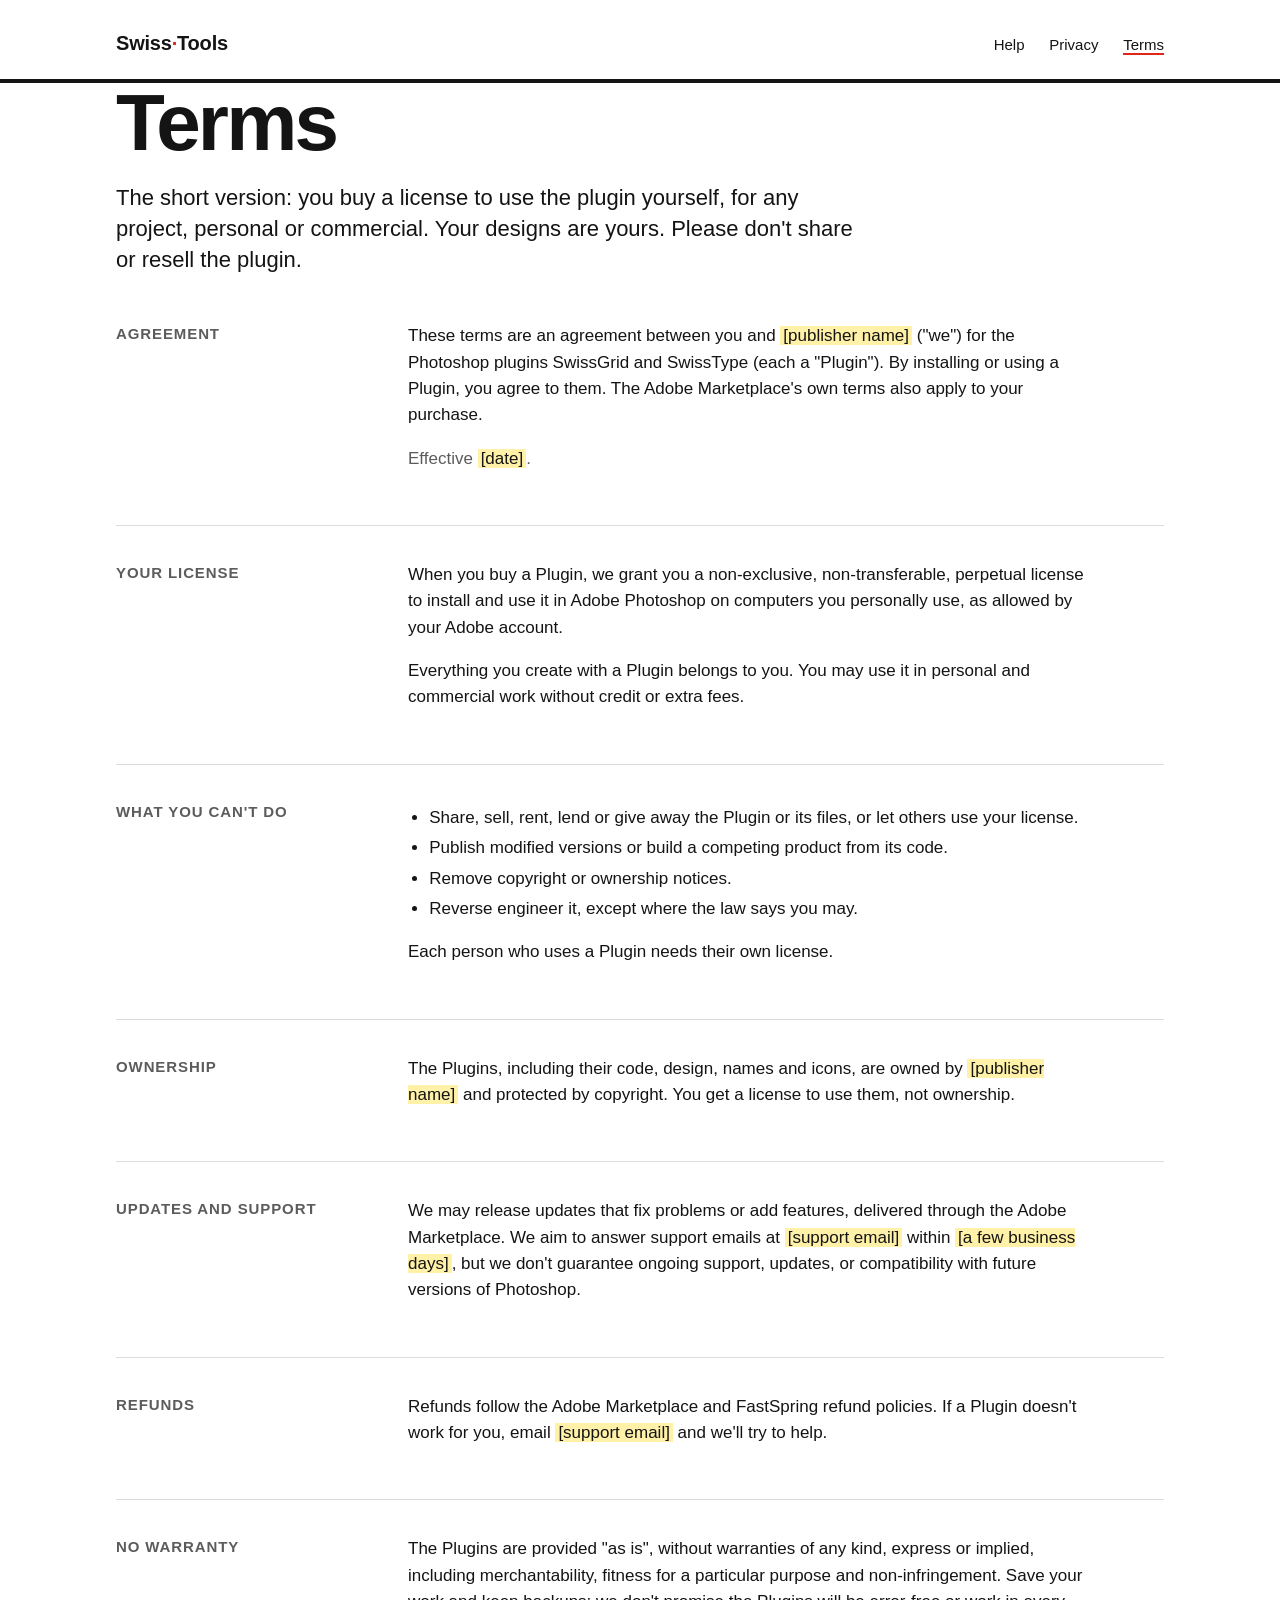
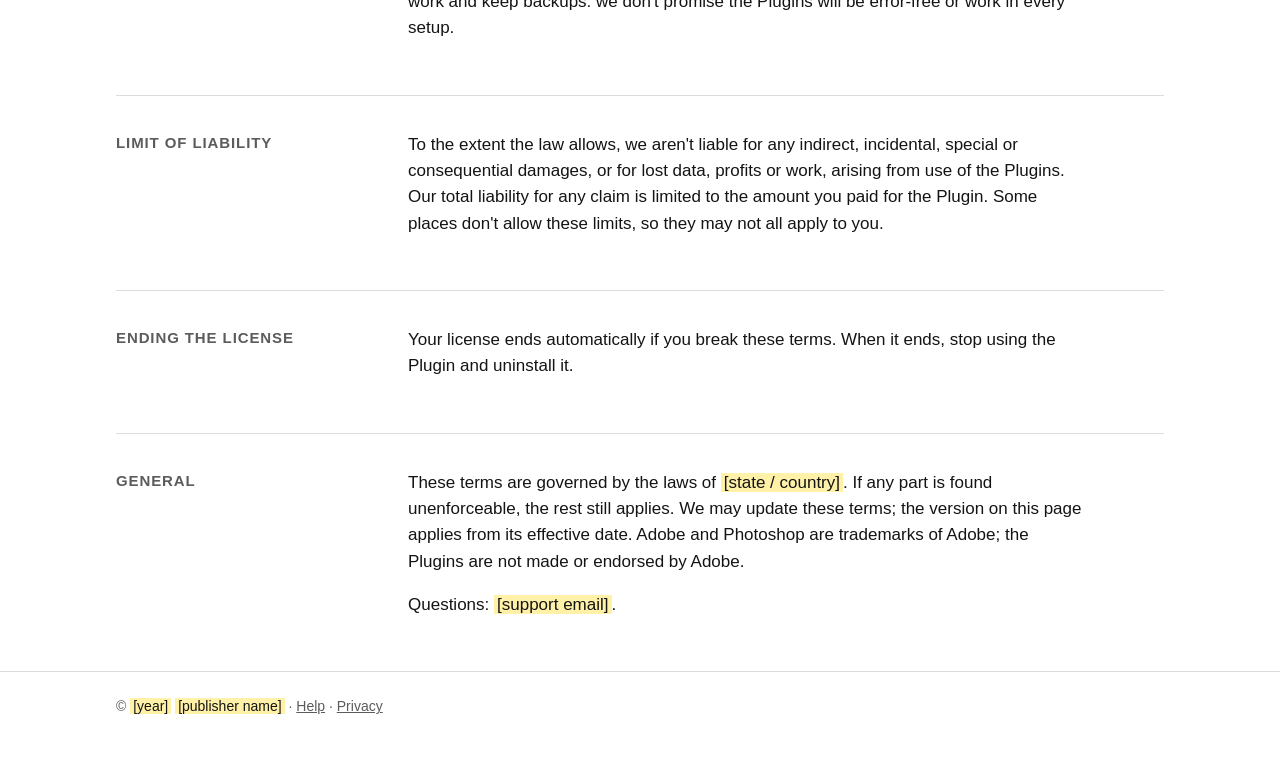
<file: marketplace/site/terms.html>
<!DOCTYPE html>
<html lang="en">
<head>
  <meta charset="utf-8">
  <meta name="viewport" content="width=device-width, initial-scale=1">
  <title>SwissGrid and SwissType Terms</title>
  <meta name="description" content="Terms of service and license for the SwissGrid and SwissType Photoshop plugins.">
  <link rel="icon" href="icons/swissgrid-48.png">
  <link rel="stylesheet" href="style.css">
</head>
<body>
  <!-- DRAFT: fill in the highlighted fields and have it reviewed before publishing. Not legal advice. -->
  <header class="site">
    <div class="wrap">
      <a class="brand" href="index.html">Swiss<span>·</span>Tools</a>
      <nav class="site">
        <a href="index.html">Help</a>
        <a href="privacy.html">Privacy</a>
        <a href="terms.html" aria-current="page">Terms</a>
      </nav>
    </div>
  </header>

  <main class="wrap">
    <h1>Terms</h1>
    <p class="lede">The short version: you buy a license to use the plugin yourself, for any project, personal or commercial. Your designs are yours. Please don't share or resell the plugin.</p>

    <section class="sect">
      <h2>Agreement</h2>
      <div>
        <p>These terms are an agreement between you and <mark class="todo">[publisher name]</mark> ("we") for the Photoshop plugins SwissGrid and SwissType (each a "Plugin"). By installing or using a Plugin, you agree to them. The Adobe Marketplace's own terms also apply to your purchase.</p>
        <p class="muted">Effective <mark class="todo">[date]</mark>.</p>
      </div>
    </section>

    <section class="sect">
      <h2>Your license</h2>
      <div>
        <p>When you buy a Plugin, we grant you a non-exclusive, non-transferable, perpetual license to install and use it in Adobe Photoshop on computers you personally use, as allowed by your Adobe account.</p>
        <p>Everything you create with a Plugin belongs to you. You may use it in personal and commercial work without credit or extra fees.</p>
      </div>
    </section>

    <section class="sect">
      <h2>What you can't do</h2>
      <div>
        <ul>
          <li>Share, sell, rent, lend or give away the Plugin or its files, or let others use your license.</li>
          <li>Publish modified versions or build a competing product from its code.</li>
          <li>Remove copyright or ownership notices.</li>
          <li>Reverse engineer it, except where the law says you may.</li>
        </ul>
        <p>Each person who uses a Plugin needs their own license.</p>
      </div>
    </section>

    <section class="sect">
      <h2>Ownership</h2>
      <div>
        <p>The Plugins, including their code, design, names and icons, are owned by <mark class="todo">[publisher name]</mark> and protected by copyright. You get a license to use them, not ownership.</p>
      </div>
    </section>

    <section class="sect">
      <h2>Updates and support</h2>
      <div>
        <p>We may release updates that fix problems or add features, delivered through the Adobe Marketplace. We aim to answer support emails at <mark class="todo">[support email]</mark> within <mark class="todo">[a few business days]</mark>, but we don't guarantee ongoing support, updates, or compatibility with future versions of Photoshop.</p>
      </div>
    </section>

    <section class="sect">
      <h2>Refunds</h2>
      <div>
        <p>Refunds follow the Adobe Marketplace and FastSpring refund policies. If a Plugin doesn't work for you, email <mark class="todo">[support email]</mark> and we'll try to help.</p>
      </div>
    </section>

    <section class="sect">
      <h2>No warranty</h2>
      <div>
        <p>The Plugins are provided "as is", without warranties of any kind, express or implied, including merchantability, fitness for a particular purpose and non-infringement. Save your work and keep backups: we don't promise the Plugins will be error-free or work in every setup.</p>
      </div>
    </section>

    <section class="sect">
      <h2>Limit of liability</h2>
      <div>
        <p>To the extent the law allows, we aren't liable for any indirect, incidental, special or consequential damages, or for lost data, profits or work, arising from use of the Plugins. Our total liability for any claim is limited to the amount you paid for the Plugin. Some places don't allow these limits, so they may not all apply to you.</p>
      </div>
    </section>

    <section class="sect">
      <h2>Ending the license</h2>
      <div>
        <p>Your license ends automatically if you break these terms. When it ends, stop using the Plugin and uninstall it.</p>
      </div>
    </section>

    <section class="sect">
      <h2>General</h2>
      <div>
        <p>These terms are governed by the laws of <mark class="todo">[state / country]</mark>. If any part is found unenforceable, the rest still applies. We may update these terms; the version on this page applies from its effective date. Adobe and Photoshop are trademarks of Adobe; the Plugins are not made or endorsed by Adobe.</p>
        <p>Questions: <mark class="todo">[support email]</mark>.</p>
      </div>
    </section>
  </main>

  <footer class="site">
    <div class="wrap">© <mark class="todo">[year]</mark> <mark class="todo">[publisher name]</mark> · <a href="index.html">Help</a> · <a href="privacy.html">Privacy</a></div>
  </footer>
</body>
</html>
</file>
<file: marketplace/site/style.css>
/* Swiss Photoshop Tools: help and policy pages. */
:root {
  --bg: #ffffff;
  --fg: #141414;
  --muted: #5c5c5c;
  --line: #dcdcdc;
  --red: #e0261b;
  --cyan: #0089c2;
  --code: #f2f2f2;
  --todo: #fff1a8;
}
@media (prefers-color-scheme: dark) {
  :root:not([data-theme="light"]) {
    --bg: #161616; --fg: #ededed; --muted: #a3a3a3; --line: #333333;
    --red: #ff4a3d; --cyan: #33b8f0; --code: #242424; --todo: #5c4d00;
  }
}
:root[data-theme="dark"] {
  --bg: #161616; --fg: #ededed; --muted: #a3a3a3; --line: #333333;
  --red: #ff4a3d; --cyan: #33b8f0; --code: #242424; --todo: #5c4d00;
}

* { box-sizing: border-box; }
html { -webkit-text-size-adjust: 100%; }
body {
  margin: 0;
  background: var(--bg);
  color: var(--fg);
  font: 17px/1.55 "Helvetica Neue", Helvetica, Arial, system-ui, sans-serif;
}

.wrap { max-width: 1080px; margin: 0 auto; padding: 0 16px; }

header.site {
  border-bottom: 4px solid var(--fg);
  padding: 28px 0 20px;
}
header.site .wrap { display: flex; flex-wrap: wrap; align-items: baseline; justify-content: space-between; gap: 12px 32px; }
.brand { font-weight: 700; font-size: 20px; letter-spacing: -0.01em; color: var(--fg); text-decoration: none; }
.brand span { color: var(--red); }
nav.site a { color: var(--fg); text-decoration: none; margin-right: 20px; font-size: 15px; }
nav.site a:last-child { margin-right: 0; }
nav.site a[aria-current="page"] { border-bottom: 2px solid var(--red); }

main { padding: 48px 0 72px; }

/* Two-column Swiss layout: labels on the left, content on the right. */
.sect {
  display: grid;
  grid-template-columns: 1fr 3fr;
  gap: 0 40px;
  padding: 36px 0;
  border-top: 1px solid var(--line);
}
.sect:first-of-type { border-top: none; padding-top: 0; }
.sect > h2 {
  margin: 0;
  font-size: 15px;
  line-height: 1.4;
  text-transform: uppercase;
  letter-spacing: 0.06em;
  color: var(--muted);
}
.sect > div > :first-child { margin-top: 0; }

h1 {
  font-size: clamp(40px, 8vw, 80px);
  line-height: 1;
  letter-spacing: -0.035em;
  margin: 0 0 20px;
}
h1 .accent { color: var(--red); }
.lede { font-size: 22px; line-height: 1.4; max-width: 34em; margin: 0 0 48px; color: var(--fg); }
h3 { font-size: 22px; letter-spacing: -0.01em; margin: 32px 0 8px; }
h4 { font-size: 17px; margin: 24px 0 4px; }
p, li { max-width: 40em; }
ul, ol { padding-left: 1.25em; }
li { margin: 4px 0; }
a { color: var(--cyan); }
code, kbd { font: 0.9em/1 ui-monospace, Consolas, monospace; background: var(--code); padding: 2px 5px; border-radius: 3px; }
.muted { color: var(--muted); }
.small { font-size: 15px; }
mark.todo { background: var(--todo); color: var(--fg); padding: 0 3px; }

.products { display: grid; grid-template-columns: 1fr 1fr; gap: 32px; margin: 0 0 16px; }
.product { display: flex; gap: 16px; align-items: flex-start; }
.product img { width: 64px; height: 64px; flex-shrink: 0; border-radius: 12px; }
.product h3 { margin: 0 0 4px; }
.product p { margin: 0; }

footer.site { border-top: 1px solid var(--line); padding: 24px 0 40px; font-size: 14px; color: var(--muted); }
footer.site a { color: var(--muted); }

@media (max-width: 720px) {
  body { font-size: 16px; }
  .sect { grid-template-columns: 1fr; gap: 8px; padding: 28px 0; }
  .products { grid-template-columns: 1fr; }
  .lede { font-size: 19px; margin-bottom: 32px; }
  main { padding-top: 32px; }
}
</file>
<file: SwissGrid/SwissGrid-UXP/css/panel.css>
/* SwissGrid panel (UXP). Colors follow Photoshop's theme through UXP's host variables. */
:root {
  --bg: #323232;
  --fg: #d8d8d8;
  --muted: #9a9a9a;
  --field: #232323;
  --line: #474747;
  --btn: #464646;
  --btn-hover: #525252;
  --accent: #2d7be0;
  --ok: #7ee787;
  --err: #ff8a80;
  --warn: #ffc861;
}

@media (prefers-color-scheme: darkest) {
  :root { --bg: #1e1e1e; --field: #111111; --line: #3a3a3a; --btn: #333333; --btn-hover: #3f3f3f; }
}
@media (prefers-color-scheme: light) {
  :root { --bg: #b8b8b8; --fg: #1f1f1f; --muted: #444444; --field: #ffffff; --line: #8f8f8f; --btn: #d6d6d6; --btn-hover: #c8c8c8; --ok: #19762a; --err: #b3261e; --warn: #8a5a00; }
}
@media (prefers-color-scheme: lightest) {
  :root { --bg: #f0f0f0; --fg: #1f1f1f; --muted: #555555; --field: #ffffff; --line: #aaaaaa; --btn: #e2e2e2; --btn-hover: #d4d4d4; --ok: #19762a; --err: #b3261e; --warn: #8a5a00; }
}

* { box-sizing: border-box; }

html, body {
  margin: 0;
  background-color: var(--bg);
  color: var(--fg);
  font-family: "Segoe UI", system-ui, -apple-system, sans-serif;
  font-size: 11px;
}

.panel { padding: 8px 10px 16px; }

.doc {
  font-size: 10px;
  color: var(--muted);
  padding-bottom: 6px;
  margin-bottom: 8px;
  border-bottom: 1px solid var(--line);
  white-space: nowrap;
  overflow: hidden;
  text-overflow: ellipsis;
}

section { margin-bottom: 10px; }

/* Spacing with margins: flex gap isn't reliable in every UXP version. */
.row { display: flex; flex-direction: row; align-items: center; margin-bottom: 6px; }
.row > * { margin-right: 6px; }
.row > *:last-child { margin-right: 0; }
.grow { flex: 1 1 auto; min-width: 0; }
.lbl { width: 46px; flex-shrink: 0; color: var(--muted); }
.hint { font-size: 10px; color: var(--muted); }

input[type="text"], select {
  background-color: var(--field);
  color: var(--fg);
  border: 1px solid var(--line);
  border-radius: 3px;
  padding: 3px 5px;
  font-size: 11px;
  height: 22px;
  min-width: 0;
}

.color-chip {
  width: 26px; height: 22px; border: 1px solid var(--line);
  border-radius: 3px; flex-shrink: 0; background-color: #00aeef;
}
.hex { width: 74px; }

.swatches { display: flex; flex-direction: row; flex-wrap: wrap; }
.swatches > span {
  width: 13px; height: 13px; border-radius: 2px; margin-right: 3px; margin-bottom: 2px;
  border: 1px solid rgba(255, 255, 255, 0.25);
}

.cols { display: flex; flex-direction: row; }
.col { flex: 1 1 0; min-width: 0; display: flex; flex-direction: column; }
.col:first-child { margin-right: 10px; }
.col-title, .section-title {
  font-size: 10px; font-weight: 700; text-transform: uppercase;
  letter-spacing: 0.06em; color: var(--muted); margin-bottom: 4px;
}
.field { display: flex; flex-direction: column; margin-bottom: 5px; }
.field > span { font-size: 10px; color: var(--muted); margin-bottom: 2px; }
.field input, .field select { width: 100%; }
.check { display: flex; flex-direction: row; align-items: center; font-size: 10px; color: var(--muted); margin-top: 2px; }
.check input { margin-right: 5px; }

.preview { font-size: 10px; color: var(--muted); min-height: 14px; margin-bottom: 8px; }
.preview.err { color: var(--err); }

button {
  background-color: var(--btn); color: var(--fg); border: 1px solid var(--line);
  border-radius: 3px; padding: 5px 8px; font-size: 11px;
}
button:hover { background-color: var(--btn-hover); }
button:disabled { opacity: 0.5; }
button.primary { width: 100%; background-color: var(--accent); border-color: var(--accent); color: #ffffff; font-weight: 700; margin-bottom: 6px; padding: 6px 8px; }
button.small { padding: 3px 7px; font-size: 10px; }
button.danger { margin-top: 6px; width: 100%; }
button.icon { padding: 2px 6px; font-size: 10px; }

.status { min-height: 14px; font-size: 10px; margin-bottom: 10px; }
.status.ok { color: var(--ok); }
.status.err { color: var(--err); }
.status button { margin-left: 6px; }

.list { margin-bottom: 4px; }
.item {
  display: flex; flex-direction: row; align-items: center;
  padding: 4px 0; border-bottom: 1px solid var(--line);
}
.item > * { margin-right: 5px; }
.item > *:last-child { margin-right: 0; }
.item .chip { width: 11px; height: 11px; border-radius: 2px; flex-shrink: 0; border: 1px solid rgba(255,255,255,0.25); }
.item .name { flex: 1 1 auto; min-width: 0; overflow: hidden; text-overflow: ellipsis; white-space: nowrap; }
.item .meta { font-size: 10px; color: var(--muted); }
.item.hidden .name { opacity: 0.45; text-decoration: line-through; }
.empty { font-size: 10px; color: var(--muted); padding: 3px 0; }

/* ---- type recommendations ---- */
.typerec { margin: 0 0 10px; border: 1px solid var(--line); border-radius: 3px; padding: 6px 8px; }
.typerec-title { font-size: 10px; font-weight: 700; text-transform: uppercase; letter-spacing: 0.06em; color: var(--muted); }
.typerec-title::before { content: "▸ "; }
.typerec.open .typerec-title::before { content: "▾ "; }
.typerec.open .typerec-title { margin-bottom: 6px; }
.typerec #typeRec { display: none; }
.typerec.open #typeRec { display: block; }
.tr-unit { font-weight: 700; }
.tr-src { font-size: 10px; color: var(--muted); margin: 2px 0 6px; }
.tr-table { border-top: 1px solid var(--line); }
.tr-row { display: flex; flex-direction: row; align-items: center; padding: 3px 0; border-bottom: 1px solid var(--line); }
.tr-row > * { margin-right: 6px; }
.tr-row > *:last-child { margin-right: 0; }
.tr-role { flex: 1 1 auto; min-width: 0; overflow: hidden; text-overflow: ellipsis; white-space: nowrap; }
.tr-size { font-weight: 700; white-space: nowrap; }
.tr-units { width: 52px; text-align: right; font-size: 10px; color: var(--muted); white-space: nowrap; }
.tr-copy { padding: 1px 5px; font-size: 9px; }
.tr-body { font-size: 10px; margin-top: 6px; }
.tr-body.ok { color: var(--ok); }
.tr-body.warn { color: var(--warn); }
.tr-note { font-size: 10px; color: var(--warn); margin-top: 4px; }
button.baseline-btn { width: 100%; margin-bottom: 6px; }
</file>
<file: SwissGrid/SwissGrid/css/panel.css>
:root {
  --bg: #323232;
  --fg: #d8d8d8;
  --muted: #9a9a9a;
  --field: #232323;
  --line: #474747;
  --btn: #464646;
  --btn-hover: #525252;
  --accent: #2d7be0;
  --ok: #7ee787;
  --err: #ff8a80;
}

* { box-sizing: border-box; }

html, body {
  margin: 0;
  background: var(--bg);
  color: var(--fg);
  font: 11px/1.35 "Segoe UI", system-ui, -apple-system, sans-serif;
}

.panel { padding: 8px 10px 16px; }

.doc {
  font-size: 10px;
  color: var(--muted);
  padding-bottom: 6px;
  margin-bottom: 8px;
  border-bottom: 1px solid var(--line);
  white-space: nowrap;
  overflow: hidden;
  text-overflow: ellipsis;
}

section { margin-bottom: 10px; }

.row { display: flex; align-items: center; gap: 6px; margin-bottom: 6px; }
.grow { flex: 1 1 auto; min-width: 0; }
.lbl { width: 46px; flex-shrink: 0; color: var(--muted); }
.hint { font-size: 10px; color: var(--muted); }

input[type="text"], select {
  background: var(--field);
  color: var(--fg);
  border: 1px solid var(--line);
  border-radius: 3px;
  padding: 3px 5px;
  font: inherit;
  height: 22px;
  min-width: 0;
}
input[type="text"]:focus, select:focus { outline: none; border-color: var(--accent); }

input[type="color"] {
  width: 26px; height: 22px; padding: 0; border: 1px solid var(--line);
  border-radius: 3px; background: none; cursor: pointer; flex-shrink: 0;
}
.hex { width: 74px; text-transform: uppercase; font-variant-numeric: tabular-nums; }

.swatches { display: flex; gap: 3px; flex-wrap: wrap; }
.swatches span {
  width: 13px; height: 13px; border-radius: 2px; cursor: pointer;
  border: 1px solid rgba(255, 255, 255, 0.25);
}
.swatches span:hover { transform: scale(1.15); }

.cols { display: flex; gap: 10px; }
.col { flex: 1 1 0; min-width: 0; display: flex; flex-direction: column; }
.col-title, .section-title {
  font-size: 10px; font-weight: 600; text-transform: uppercase;
  letter-spacing: 0.06em; color: var(--muted); margin-bottom: 4px;
}
.field { display: flex; flex-direction: column; margin-bottom: 5px; }
.field span { font-size: 10px; color: var(--muted); margin-bottom: 2px; }
.field input, .field select { width: 100%; font-variant-numeric: tabular-nums; }
.check { display: flex; align-items: center; gap: 5px; font-size: 10px; color: var(--muted); margin-top: 2px; }

.preview {
  font-size: 10px; color: var(--muted); min-height: 14px; margin-bottom: 8px;
  font-variant-numeric: tabular-nums;
}
.preview.err { color: var(--err); }

button {
  background: var(--btn); color: var(--fg); border: 1px solid var(--line);
  border-radius: 3px; padding: 5px 8px; font: inherit; cursor: pointer;
}
button:hover { background: var(--btn-hover); }
button:disabled { opacity: 0.5; cursor: default; }
button.primary { width: 100%; background: var(--accent); border-color: var(--accent); color: #fff; font-weight: 600; margin-bottom: 6px; padding: 6px 8px; }
button.primary:hover { filter: brightness(1.1); }
button.small { padding: 3px 7px; font-size: 10px; }
button.danger { margin-top: 6px; width: 100%; }
button.icon { padding: 2px 6px; font-size: 10px; }

.status { min-height: 14px; font-size: 10px; margin-bottom: 10px; }
.status.ok { color: var(--ok); }
.status.err { color: var(--err); }

.list { margin-bottom: 4px; }
.item {
  display: flex; align-items: center; gap: 5px;
  padding: 4px 0; border-bottom: 1px solid var(--line);
}
.item .chip { width: 11px; height: 11px; border-radius: 2px; flex-shrink: 0; border: 1px solid rgba(255,255,255,0.25); }
.item .name { flex: 1 1 auto; min-width: 0; overflow: hidden; text-overflow: ellipsis; white-space: nowrap; }
.item .meta { font-size: 10px; color: var(--muted); }
.item.hidden .name { opacity: 0.45; text-decoration: line-through; }
.empty { font-size: 10px; color: var(--muted); padding: 3px 0; }

body.light { --fg: #1f1f1f; --muted: #555; --field: #fff; --line: #aaa; --btn: #e2e2e2; --btn-hover: #d4d4d4; --ok: #19762a; --err: #b3261e; }

/* ---- type recommendations ---- */
.typerec { margin: 0 0 10px; border: 1px solid var(--line); border-radius: 3px; padding: 6px 8px; }
.typerec summary { cursor: pointer; font-size: 10px; font-weight: 600; text-transform: uppercase; letter-spacing: 0.06em; color: var(--muted); outline: none; }
.typerec[open] summary { margin-bottom: 6px; }
.tr-unit { font-weight: 600; font-variant-numeric: tabular-nums; }
.tr-src { font-size: 10px; color: var(--muted); margin: 2px 0 6px; }
.tr-table { border-top: 1px solid var(--line); }
.tr-row { display: flex; align-items: center; gap: 6px; padding: 3px 0; border-bottom: 1px solid var(--line); font-variant-numeric: tabular-nums; }
.tr-role { flex: 1 1 auto; min-width: 0; overflow: hidden; text-overflow: ellipsis; white-space: nowrap; }
.tr-size { font-weight: 600; white-space: nowrap; }
.tr-units { width: 52px; text-align: right; font-size: 10px; color: var(--muted); white-space: nowrap; }
.tr-copy { padding: 1px 5px; font-size: 9px; }
.tr-body { font-size: 10px; margin-top: 6px; }
.tr-body.ok { color: var(--ok); } .tr-body.warn { color: #ffc861; }
.tr-note { font-size: 10px; color: #ffc861; margin-top: 4px; }
.status button { margin-left: 6px; }
button.baseline-btn { width: 100%; margin-bottom: 6px; }

/* ---- license gate ---- */
.license-gate {
  position: fixed; top: 0; right: 0; bottom: 0; left: 0; z-index: 1000;
  background: var(--bg); display: flex; align-items: flex-start; justify-content: center;
  padding: 28px 14px; overflow: auto;
}
.lg-card { width: 100%; max-width: 300px; display: flex; flex-direction: column; gap: 8px; }
.lg-title { font-size: 15px; font-weight: 700; letter-spacing: 0.02em; }
.lg-sub { font-size: 11px; color: var(--muted); line-height: 1.45; }
.license-gate input[type="text"] { width: 100%; height: 26px; font-family: Consolas, Menlo, monospace; font-size: 11px; }
.license-gate button.primary { width: 100%; margin: 0; }
.lg-msg { font-size: 11px; min-height: 14px; line-height: 1.4; }
.lg-msg.err { color: var(--err); }
.lg-links { display: flex; gap: 12px; flex-wrap: wrap; margin-top: 4px; }
button.lg-link { background: none; border: none; padding: 0; color: var(--accent); font-size: 11px; cursor: pointer; text-decoration: underline; }
button.lg-link:hover { background: none; filter: brightness(1.2); }
.license-footer { margin-top: 14px; padding-top: 8px; border-top: 1px solid var(--line); font-size: 10px; color: var(--muted); display: flex; gap: 8px; flex-wrap: wrap; align-items: center; justify-content: space-between; }
.license-footer .lg-note { width: 100%; color: #ffc861; }

/* ---- scrolling: .panel is the scroll container (works around CEP 11+ wheel bugs) ---- */
html, body { height: 100%; overflow: hidden; }
.panel { height: 100%; overflow-y: auto; overflow-x: hidden; box-sizing: border-box; }
.panel::-webkit-scrollbar { width: 9px; }
.panel::-webkit-scrollbar-track { background: transparent; }
.panel::-webkit-scrollbar-thumb { background: #5a5a5a; border-radius: 5px; border: 2px solid var(--bg); }
.panel::-webkit-scrollbar-thumb:hover { background: #6e6e6e; }

/* ---- tabs (1.1.2: everything reachable without scrolling) ---- */
.tabs { display: flex; gap: 2px; margin-bottom: 8px; border-bottom: 1px solid var(--line); }
.tab { flex: 1 1 0; background: transparent; border: none; border-bottom: 2px solid transparent; border-radius: 0; padding: 6px 2px; color: var(--muted); font-size: 11px; white-space: nowrap; }
.tab:hover { background: transparent; color: var(--fg); }
.tab.active { color: var(--fg); border-bottom-color: var(--accent); }
.pane.hidden { display: none; }
.status:empty { display: none; }
.status { margin-bottom: 8px; }
.actions { margin-bottom: 10px; }
.actions .preview { margin: 2px 0 0; }
.typerec { border: none; padding: 0; }
button.link-btn { background: none; border: none; padding: 0; margin-top: 10px; color: var(--accent); font-size: 10px; text-decoration: underline; cursor: pointer; }
button.link-btn:hover { background: none; }

/* ---- long lists scroll inside a fixed box (1.1.2) ---- */
#presetList, #appliedList { max-height: 340px; overflow-y: auto; }
#presetList::-webkit-scrollbar, #appliedList::-webkit-scrollbar { width: 8px; }
#presetList::-webkit-scrollbar-thumb, #appliedList::-webkit-scrollbar-thumb { background: #5a5a5a; border-radius: 4px; }

/* ---- suggested grid card (1.2.0) ---- */
.suggest { border: 1px solid var(--line); border-radius: 4px; padding: 8px; margin-bottom: 12px; }
.sg-head { display: flex; align-items: baseline; justify-content: space-between; gap: 6px; margin-bottom: 6px; }
.sg-head .section-title { margin: 0; }
.sg-canvas { font-size: 10px; color: var(--fg); font-weight: 600; white-space: nowrap; overflow: hidden; text-overflow: ellipsis; }
.sg-main { display: flex; gap: 10px; align-items: flex-start; }
.sg-thumb { flex-shrink: 0; display: flex; align-items: center; justify-content: center; width: 74px; height: 96px; }
.sg-ctrls { flex: 1 1 auto; min-width: 0; display: flex; flex-direction: column; gap: 5px; }
.sg-step { display: flex; align-items: center; gap: 4px; }
.sg-lbl { width: 50px; font-size: 10px; color: var(--muted); }
.sg-step b { min-width: 18px; text-align: center; font-variant-numeric: tabular-nums; }
button.sg-btn { width: 22px; height: 20px; padding: 0; line-height: 1; font-size: 13px; }
button.sg-auto { padding: 1px 6px; font-size: 9px; height: 18px; }
button.sg-auto.on { background: var(--accent); border-color: var(--accent); color: #fff; }
#sgShape { width: 100%; }
.sg-density { display: flex; gap: 4px; }
.sg-density button { flex: 1 1 0; }
.sg-spec { font-size: 10px; color: var(--muted); margin: 7px 0; line-height: 1.45; font-variant-numeric: tabular-nums; }
.sg-spec b { color: var(--fg); font-weight: 600; }
.sg-actions { margin-bottom: 0; }
button.sg-apply { background: #2a4f80; border-color: var(--accent); }

/* ---- grouped presets (1.2.0) ---- */
button.pg-head { display: flex; align-items: center; gap: 6px; width: 100%; background: transparent; border: none; border-bottom: 1px solid var(--line); border-radius: 0; padding: 6px 0; text-align: left; color: var(--fg); font-weight: 600; font-size: 11px; }
button.pg-head:hover { background: transparent; color: #fff; }
.pg-caret { width: 10px; color: var(--muted); }
.pg-name { flex: 1 1 auto; }
.pg-count { font-size: 10px; color: var(--muted); font-weight: 400; background: var(--field); border-radius: 8px; padding: 0 6px; }
.pg-item { padding-left: 8px; }
</file>
<file: SwissType/SwissType-UXP/css/panel.css>
/* SwissType panel (UXP). Colors follow Photoshop's theme through prefers-color-scheme. */
:root {
  --bg: #323232;
  --fg: #d8d8d8;
  --muted: #9a9a9a;
  --field: #232323;
  --line: #474747;
  --btn: #464646;
  --btn-hover: #525252;
  --accent: #2d7be0;
  --ok: #7ee787;
  --err: #ff8a80;
  --warn: #ffc861;
}

@media (prefers-color-scheme: darkest) {
  :root { --bg: #1e1e1e; --field: #111111; --line: #3a3a3a; --btn: #333333; --btn-hover: #3f3f3f; }
}
@media (prefers-color-scheme: light) {
  :root { --bg: #b8b8b8; --fg: #1f1f1f; --muted: #444444; --field: #ffffff; --line: #8f8f8f; --btn: #d6d6d6; --btn-hover: #c8c8c8; --ok: #19762a; --err: #b3261e; --warn: #8a5a00; }
}
@media (prefers-color-scheme: lightest) {
  :root { --bg: #f0f0f0; --fg: #1f1f1f; --muted: #555555; --field: #ffffff; --line: #aaaaaa; --btn: #e2e2e2; --btn-hover: #d4d4d4; --ok: #19762a; --err: #b3261e; --warn: #8a5a00; }
}

* { box-sizing: border-box; }

html, body {
  margin: 0;
  background-color: var(--bg);
  color: var(--fg);
  font-family: "Segoe UI", system-ui, -apple-system, sans-serif;
  font-size: 11px;
}

.panel { padding: 8px 10px 16px; }

.doc {
  font-size: 10px;
  color: var(--muted);
  padding-bottom: 6px;
  margin-bottom: 8px;
  border-bottom: 1px solid var(--line);
  white-space: nowrap;
  overflow: hidden;
  text-overflow: ellipsis;
}
.sel { font-size: 10px; color: var(--fg); margin: -2px 0 8px; white-space: nowrap; overflow: hidden; text-overflow: ellipsis; }

/* Spacing with margins: flex gap isn't reliable in every UXP version. */
.row { display: flex; flex-direction: row; align-items: center; margin-bottom: 6px; }
.row > * { margin-right: 6px; }
.row > *:last-child { margin-right: 0; }
.grow { flex: 1 1 auto; min-width: 0; }
.lbl { width: 46px; flex-shrink: 0; color: var(--muted); }
.lbl.short { width: 28px; }
.hint { font-size: 10px; color: var(--muted); margin: 2px 0 8px; }

input[type="text"], select {
  background-color: var(--field);
  color: var(--fg);
  border: 1px solid var(--line);
  border-radius: 3px;
  padding: 3px 5px;
  font-size: 11px;
  height: 22px;
  min-width: 0;
}
input.locked { opacity: 0.7; }

.section-title {
  font-size: 10px; font-weight: 700; text-transform: uppercase;
  letter-spacing: 0.06em; color: var(--muted); margin-bottom: 4px;
}
.section-title.gap { margin-top: 16px; }

button {
  background-color: var(--btn); color: var(--fg); border: 1px solid var(--line);
  border-radius: 3px; padding: 5px 8px; font-size: 11px;
}
button:hover { background-color: var(--btn-hover); }
button:disabled { opacity: 0.5; }
button.primary { width: 100%; background-color: var(--accent); border-color: var(--accent); color: #ffffff; font-weight: 700; margin-bottom: 6px; padding: 6px 8px; }
button.small { padding: 3px 7px; font-size: 10px; }
button.icon { padding: 2px 6px; font-size: 10px; }
body.busy button { opacity: 0.6; }

.status { min-height: 14px; font-size: 10px; margin: 10px 0; }
.status.ok { color: var(--ok); }
.status.err { color: var(--err); }

.tabs { display: flex; flex-direction: row; margin-bottom: 10px; border-bottom: 1px solid var(--line); }
.tab { flex: 1 1 0; background-color: transparent; border: none; border-bottom: 2px solid transparent; border-radius: 0; padding: 6px 4px; color: var(--muted); margin-right: 2px; }
.tab:hover { background-color: transparent; color: var(--fg); }
.tab.active { color: var(--fg); border-bottom-color: var(--accent); }
.pane.hidden { display: none; }

.grid2 { display: flex; flex-direction: row; flex-wrap: wrap; justify-content: space-between; }
.grid2 button { width: 48.5%; margin-bottom: 6px; }

.check { display: flex; flex-direction: row; align-items: center; margin: 4px 0; font-size: 10px; color: var(--muted); }
.check input { margin-right: 5px; }

.list { margin-bottom: 4px; }
.item {
  display: flex; flex-direction: row; align-items: center;
  padding: 4px 0; border-bottom: 1px solid var(--line);
}
.item > * { margin-right: 5px; }
.item > *:last-child { margin-right: 0; }
.item .chip { width: 11px; height: 11px; border-radius: 2px; flex-shrink: 0; border: 1px solid rgba(255,255,255,0.25); }
.item .name { display: block; overflow: hidden; text-overflow: ellipsis; white-space: nowrap; }
.item .info { font-size: 10px; color: var(--muted); display: block; overflow: hidden; text-overflow: ellipsis; white-space: nowrap; }
.item .stack { flex: 1 1 auto; min-width: 0; display: flex; flex-direction: column; }
.empty { font-size: 10px; color: var(--muted); padding: 3px 0; }

.scale .size { width: 54px; font-weight: 700; }
.scale .lead { flex: 1 1 auto; color: var(--muted); }
.scale .item.base .size { color: var(--accent); }
.scale .aa { font-weight: 700; overflow: hidden; width: 34px; text-align: right; }

.measure { margin-top: 8px; }
.big { font-size: 26px; font-weight: 700; }
.verdict { font-size: 11px; font-weight: 700; margin: 2px 0 8px; }
.verdict.good { color: var(--ok); }
.verdict.warn { color: var(--warn); }
.verdict.bad { color: var(--err); }
.kv { display: flex; flex-direction: row; justify-content: space-between; padding: 3px 0; border-bottom: 1px solid var(--line); }
.kv > span:first-child { color: var(--muted); margin-right: 8px; }
.rag { margin-top: 10px; }
.rag .bar { height: 7px; margin: 2px 0; border-radius: 1px; background-color: var(--muted); min-width: 2px; }
.rag .bar.good { background-color: var(--ok); }
.rag .bar.warn { background-color: var(--warn); }
.rag .bar.bad { background-color: var(--err); }

.parts { display: flex; flex-direction: row; flex-wrap: wrap; margin-bottom: 8px; }
.parts label { display: flex; flex-direction: row; align-items: center; font-size: 10px; color: var(--muted); margin: 0 10px 4px 0; }
.parts input { margin-right: 4px; }
</file>
<file: SwissType/SwissType/css/panel.css>
:root {
  --bg: #323232;
  --fg: #d8d8d8;
  --muted: #9a9a9a;
  --field: #232323;
  --line: #474747;
  --btn: #464646;
  --btn-hover: #525252;
  --accent: #2d7be0;
  --ok: #7ee787;
  --err: #ff8a80;
}

* { box-sizing: border-box; }

html, body {
  margin: 0;
  background: var(--bg);
  color: var(--fg);
  font: 11px/1.35 "Segoe UI", system-ui, -apple-system, sans-serif;
}

.panel { padding: 8px 10px 16px; }

.doc {
  font-size: 10px;
  color: var(--muted);
  padding-bottom: 6px;
  margin-bottom: 8px;
  border-bottom: 1px solid var(--line);
  white-space: nowrap;
  overflow: hidden;
  text-overflow: ellipsis;
}

section { margin-bottom: 10px; }

.row { display: flex; align-items: center; gap: 6px; margin-bottom: 6px; }
.grow { flex: 1 1 auto; min-width: 0; }
.lbl { width: 46px; flex-shrink: 0; color: var(--muted); }
.hint { font-size: 10px; color: var(--muted); }

input[type="text"], select {
  background: var(--field);
  color: var(--fg);
  border: 1px solid var(--line);
  border-radius: 3px;
  padding: 3px 5px;
  font: inherit;
  height: 22px;
  min-width: 0;
}
input[type="text"]:focus, select:focus { outline: none; border-color: var(--accent); }

input[type="color"] {
  width: 26px; height: 22px; padding: 0; border: 1px solid var(--line);
  border-radius: 3px; background: none; cursor: pointer; flex-shrink: 0;
}
.hex { width: 74px; text-transform: uppercase; font-variant-numeric: tabular-nums; }

.swatches { display: flex; gap: 3px; flex-wrap: wrap; }
.swatches span {
  width: 13px; height: 13px; border-radius: 2px; cursor: pointer;
  border: 1px solid rgba(255, 255, 255, 0.25);
}
.swatches span:hover { transform: scale(1.15); }

.cols { display: flex; gap: 10px; }
.col { flex: 1 1 0; min-width: 0; display: flex; flex-direction: column; }
.col-title, .section-title {
  font-size: 10px; font-weight: 600; text-transform: uppercase;
  letter-spacing: 0.06em; color: var(--muted); margin-bottom: 4px;
}
.field { display: flex; flex-direction: column; margin-bottom: 5px; }
.field span { font-size: 10px; color: var(--muted); margin-bottom: 2px; }
.field input, .field select { width: 100%; font-variant-numeric: tabular-nums; }
.check { display: flex; align-items: center; gap: 5px; font-size: 10px; color: var(--muted); margin-top: 2px; }

.preview {
  font-size: 10px; color: var(--muted); min-height: 14px; margin-bottom: 8px;
  font-variant-numeric: tabular-nums;
}
.preview.err { color: var(--err); }

button {
  background: var(--btn); color: var(--fg); border: 1px solid var(--line);
  border-radius: 3px; padding: 5px 8px; font: inherit; cursor: pointer;
}
button:hover { background: var(--btn-hover); }
button:disabled { opacity: 0.5; cursor: default; }
button.primary { width: 100%; background: var(--accent); border-color: var(--accent); color: #fff; font-weight: 600; margin-bottom: 6px; padding: 6px 8px; }
button.primary:hover { filter: brightness(1.1); }
button.small { padding: 3px 7px; font-size: 10px; }
button.danger { margin-top: 6px; width: 100%; }
button.icon { padding: 2px 6px; font-size: 10px; }

.status { min-height: 14px; font-size: 10px; margin-bottom: 10px; }
.status.ok { color: var(--ok); }
.status.err { color: var(--err); }

.list { margin-bottom: 4px; }
.item {
  display: flex; align-items: center; gap: 5px;
  padding: 4px 0; border-bottom: 1px solid var(--line);
}
.item .chip { width: 11px; height: 11px; border-radius: 2px; flex-shrink: 0; border: 1px solid rgba(255,255,255,0.25); }
.item .name { flex: 1 1 auto; min-width: 0; overflow: hidden; text-overflow: ellipsis; white-space: nowrap; }
.item .meta { font-size: 10px; color: var(--muted); }
.item.hidden .name { opacity: 0.45; text-decoration: line-through; }
.empty { font-size: 10px; color: var(--muted); padding: 3px 0; }

body.light { --fg: #1f1f1f; --muted: #555; --field: #fff; --line: #aaa; --btn: #e2e2e2; --btn-hover: #d4d4d4; --ok: #19762a; --err: #b3261e; }

/* ---- SwissType additions ---- */
.sel { font-size: 10px; color: var(--fg); margin: -2px 0 8px; white-space: nowrap; overflow: hidden; text-overflow: ellipsis; }
.tabs { display: flex; gap: 2px; margin-bottom: 10px; border-bottom: 1px solid var(--line); }
.tab { flex: 1 1 0; background: transparent; border: none; border-bottom: 2px solid transparent; border-radius: 0; padding: 6px 4px; color: var(--muted); }
.tab:hover { background: transparent; color: var(--fg); }
.tab.active { color: var(--fg); border-bottom-color: var(--accent); }
.pane.hidden { display: none; }
.lbl.short { width: 28px; }
.section-title.gap { margin-top: 16px; }
.hint { margin: 2px 0 8px; }
.grid2 { display: flex; flex-wrap: wrap; gap: 6px; }
.grid2 button { flex: 1 1 45%; }
.check { margin: 4px 0; font-size: 10px; }
.scale .item { cursor: default; }
.scale .size { width: 54px; font-variant-numeric: tabular-nums; font-weight: 600; }
.scale .lead { flex: 1 1 auto; color: var(--muted); font-variant-numeric: tabular-nums; }
.scale .item.base .size { color: var(--accent); }
.scale .aa { font-weight: 600; line-height: 1; overflow: hidden; width: 34px; text-align: right; }
.measure { margin-top: 8px; font-variant-numeric: tabular-nums; }
.big { font-size: 26px; font-weight: 600; line-height: 1.1; }
.verdict { font-size: 11px; font-weight: 600; margin: 2px 0 8px; }
.verdict.good { color: var(--ok); } .verdict.warn { color: #ffc861; } .verdict.bad { color: var(--err); }
.kv { display: flex; justify-content: space-between; padding: 3px 0; border-bottom: 1px solid var(--line); }
.kv span:first-child { color: var(--muted); }
.rag { margin-top: 10px; }
.rag .bar { height: 7px; margin: 2px 0; border-radius: 1px; background: var(--muted); min-width: 2px; }
.rag .bar.good { background: var(--ok); } .rag .bar.warn { background: #ffc861; } .rag .bar.bad { background: var(--err); }
.parts { display: flex; flex-wrap: wrap; gap: 4px 10px; margin-bottom: 8px; }
.parts label { display: flex; align-items: center; gap: 4px; font-size: 10px; color: var(--muted); }
.item .info { font-size: 10px; color: var(--muted); display: block; overflow: hidden; text-overflow: ellipsis; white-space: nowrap; }
.item .stack { flex: 1 1 auto; min-width: 0; }
body.busy button { pointer-events: none; opacity: 0.6; }
input.locked { opacity: 0.7; }

/* ---- license gate ---- */
.license-gate {
  position: fixed; top: 0; right: 0; bottom: 0; left: 0; z-index: 1000;
  background: var(--bg); display: flex; align-items: flex-start; justify-content: center;
  padding: 28px 14px; overflow: auto;
}
.lg-card { width: 100%; max-width: 300px; display: flex; flex-direction: column; gap: 8px; }
.lg-title { font-size: 15px; font-weight: 700; letter-spacing: 0.02em; }
.lg-sub { font-size: 11px; color: var(--muted); line-height: 1.45; }
.license-gate input[type="text"] { width: 100%; height: 26px; font-family: Consolas, Menlo, monospace; font-size: 11px; }
.license-gate button.primary { width: 100%; margin: 0; }
.lg-msg { font-size: 11px; min-height: 14px; line-height: 1.4; }
.lg-msg.err { color: var(--err); }
.lg-links { display: flex; gap: 12px; flex-wrap: wrap; margin-top: 4px; }
button.lg-link { background: none; border: none; padding: 0; color: var(--accent); font-size: 11px; cursor: pointer; text-decoration: underline; }
button.lg-link:hover { background: none; filter: brightness(1.2); }
.license-footer { margin-top: 14px; padding-top: 8px; border-top: 1px solid var(--line); font-size: 10px; color: var(--muted); display: flex; gap: 8px; flex-wrap: wrap; align-items: center; justify-content: space-between; }
.license-footer .lg-note { width: 100%; color: #ffc861; }

/* ---- scrolling: .panel is the scroll container (works around CEP 11+ wheel bugs) ---- */
html, body { height: 100%; overflow: hidden; }
.panel { height: 100%; overflow-y: auto; overflow-x: hidden; box-sizing: border-box; }
.panel::-webkit-scrollbar { width: 9px; }
.panel::-webkit-scrollbar-track { background: transparent; }
.panel::-webkit-scrollbar-thumb { background: #5a5a5a; border-radius: 5px; border: 2px solid var(--bg); }
.panel::-webkit-scrollbar-thumb:hover { background: #6e6e6e; }

button.diag-link { display: block; margin: 2px 0 10px; font-size: 10px; }

/* ---- long lists scroll inside a fixed box, so nothing ends up below a cut-off panel (1.1.2) ---- */
#scaleList, #styleList { max-height: 300px; overflow-y: auto; }
#scaleList::-webkit-scrollbar, #styleList::-webkit-scrollbar { width: 8px; }
#scaleList::-webkit-scrollbar-thumb, #styleList::-webkit-scrollbar-thumb { background: #5a5a5a; border-radius: 4px; }
</file>
